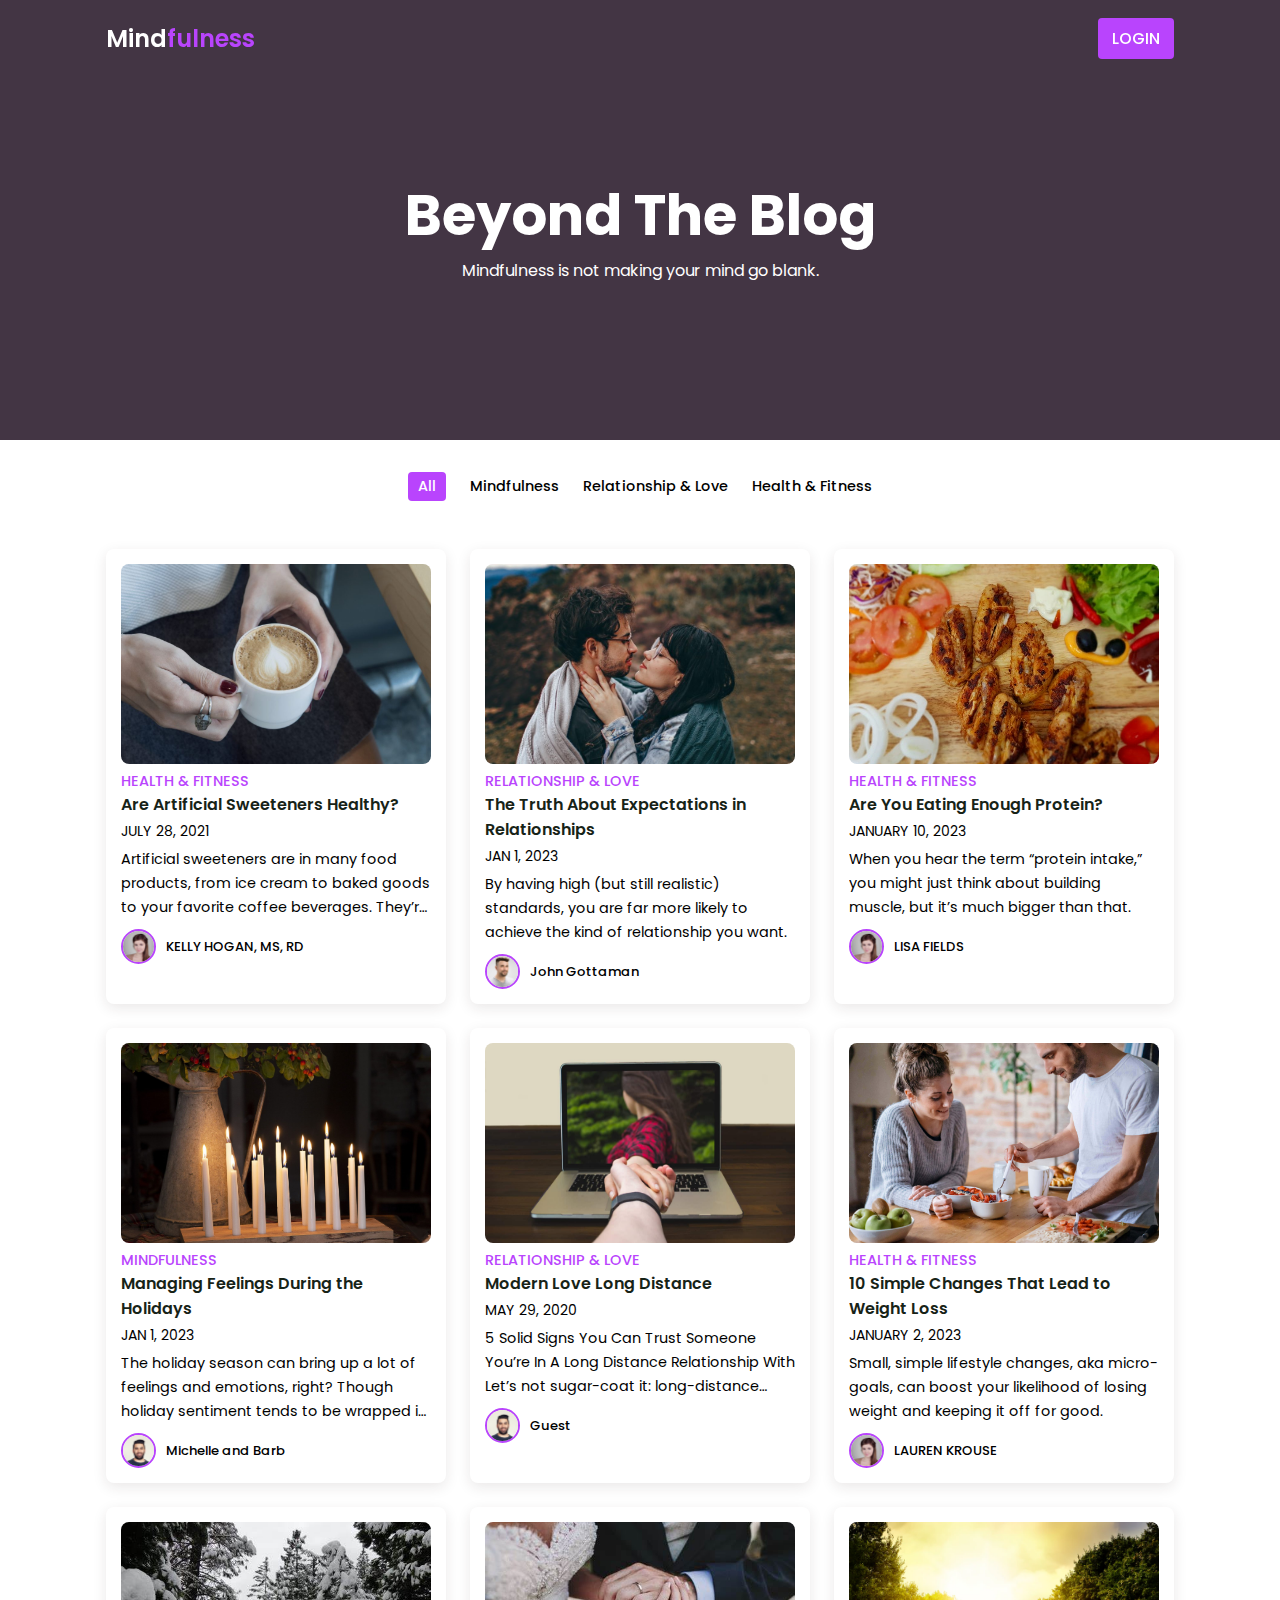
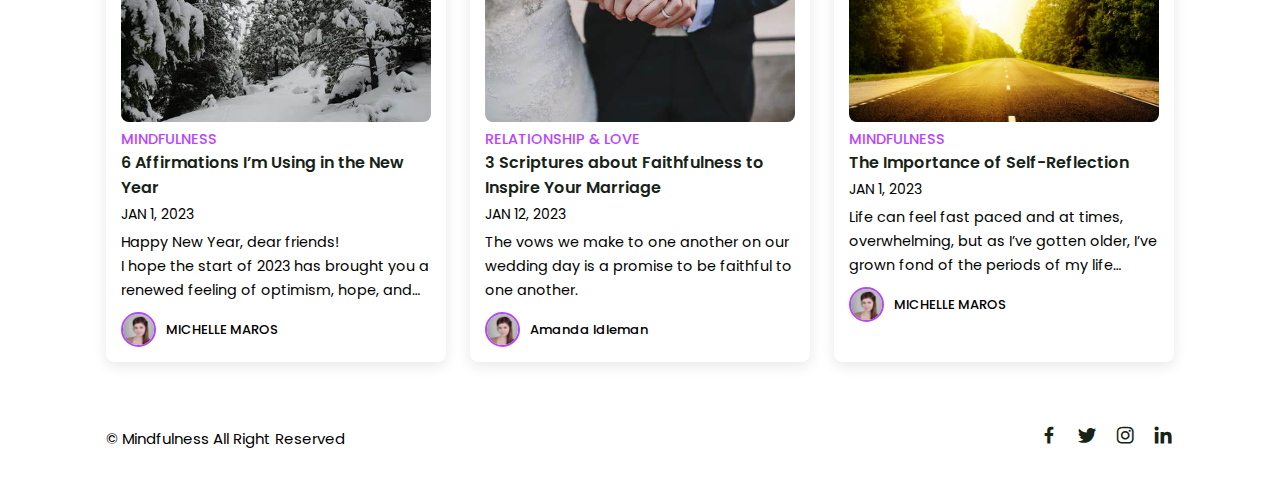
<file: index.html>
<!DOCTYPE html>
<html lang="en">
<head>
    <meta charset="UTF-8">
    <meta http-equiv="X-UA-Compatible" content="IE=edge">
    <meta name="viewport" content="width=device-width, initial-scale=1.0">
    <title>Responsive Blog Website</title>
    <!-- Link To CSS -->
    <link rel="stylesheet" href="css/style.css">
    <!-- Box Icons -->
    <link href='https://unpkg.com/boxicons@2.1.4/css/boxicons.min.css' rel='stylesheet'>
</head>
<body>
    <!-- Header -->
    <header>
        <!-- Nav -->
        <div class="nav container">
            <!-- Logo -->
            <a href="#" class="logo">Mind<span>fulness</span></a>
            <!-- Login Btn -->
            <!-- <button class="login" onclick="showModal()">Login</button> -->
            <a href="#" class="login">Login</a>
        </div>
    </header>

    <!-- login form  -->

    <div class="overlay" onclick="closeModal()"></div>
    <div class="loginform">
        <span class="close">&times;</span>
        <form action="">
            <!-- <div>
                <label for="">Username</label>
                <input type="text">
            </div>
            <div>
                <label for="">Password</label>
                <input type="password">
            </div> -->
            <!-- <button>Login</button> -->

            <div class="field input-field">
                <input type="email" placeholder="Email" class="input">
            </div>

            <div class="field input-field">
                <input type="password" placeholder="Password" class="password">
                <i class="bx bx-hide eye-icon"></i>
            </div>

            <div class="field button-field">
                <button>Login</button>
            </div>   
        </form>
    </div>


    <!-- Home -->
    <section class="home" id="home">
        <div class="home-text container">
            <h2 class="home-title">Beyond The Blog</h2>
            <span class="home-subtitle">Mindfulness is not making your mind go blank.</span>
        </div>
    </section>

    <!-- Post Filter -->
    <div class="post-filter container">
        <span class="filter-item active-filter" data-filter="all">All </span>
        <span class="filter-item" data-filter="mind">Mindfulness </span>
        <span class="filter-item" data-filter="rel">Relationship & Love</span>
        <span class="filter-item" data-filter="fit">Health & Fitness </span>
    </div>

    <!-- Posts -->
    <section class="post container">
        <!-- Post Box 1 -->
        <div class="post-box fit">
            <img src="img/post1.jpg" alt="" class="post-img">
            <h2 class="category">Health & Fitness</h2>
            <a href="post-page.html" class="post-title">
                Are Artificial Sweeteners Healthy?
            </a>
            <span class="post-date">JULY 28, 2021</span>
            <p class="post-description">Artificial sweeteners are in many food products, from ice cream to baked goods to your favorite coffee beverages. They’re popular because they provide an opportunity to enjoy sweet foods with less added sugar, and they do not contain calories. This may be useful to those with 
                diabetes and individuals trying to reduce their sugar intake.</p>

            <!-- Profile -->
            <div class="profile">
                <img src="img/profile1.jpg" alt="" class="profile-img">
                <span class="profile-name"> KELLY HOGAN, MS, RD</span>
            </div>
        </div>

        <!-- Post Box 2 -->
        <div class="post-box rel">
            <img src="img/post2.jpg" alt="" class="post-img">
            <h2 class="category">Relationship & Love</h2>
            <a href="post2.html" class="post-title">
                The Truth About Expectations in Relationships
            </a>
            <span class="post-date">JAN 1, 2023</span>
            <p class="post-description">By having high (but still realistic) standards, you are far more likely to achieve the kind of relationship you want.
            </p>

            <!-- Profile -->
            <div class="profile">
                <img src="img/profile2.jpg" alt="" class="profile-img">
                <span class="profile-name">John Gottaman</span>
            </div>
        </div>

        <!-- Post Box 3 -->
        <div class="post-box fit">
            <img src="img/post3.jpg" alt="" class="post-img">
            <h2 class="category">Health & Fitness</h2>
            <a href="post3.html" class="post-title">
                Are You Eating Enough Protein?
            </a>
            <span class="post-date">JANUARY 10, 2023</span>
            <p class="post-description">When you hear the term “protein intake,” 
                you might just think about building muscle, but it’s much bigger than that.</p>

            <!-- Profile -->
            <div class="profile">
                <img src="img/profile1.jpg" alt="" class="profile-img">
                <span class="profile-name"> LISA FIELDS </span>
            </div>
        </div>

        <!-- Post Box 4 -->
        <div class="post-box mind">
            <img src="img/post4.jpg" alt="" class="post-img">
            <h2 class="category">Mindfulness</h2>
            <a href="post4.html" class="post-title">
                Managing Feelings During the Holidays
            </a>
            <span class="post-date">JAN 1, 2023</span>
            <p class="post-description">The holiday season can bring up a lot of feelings and emotions, right?  Though holiday sentiment tends to be wrapped in merriment and cheer, it can often leave us feeling isolated, sad, and even resentful.</p>
            <!-- Profile -->
            <div class="profile">
                <img src="img/profile3.jpg" alt="" class="profile-img">
                <span class="profile-name">Michelle and Barb</span>
            </div>
        </div>

        <!-- Post Box 5 -->
        <div class="post-box rel">
            <img src="img/post5.jpeg" alt="" class="post-img">
            <h2 class="category">Relationship & Love</h2>
            <a href="post5.html" class="post-title">
                Modern Love Long Distance
            </a>
            <span class="post-date">MAY 29, 2020</span>
            <p class="post-description">5 Solid Signs You Can Trust Someone You’re In A Long Distance Relationship With <br>
                 Let’s not sugar-coat it: long-distance relationships suck. </p>

            <!-- Profile -->
            <div class="profile">
                <img src="img/profile3.jpg" alt="" class="profile-img">
                <span class="profile-name">Guest</span>
            </div>
        </div>

        <!-- Post Box 6 -->
        <div class="post-box fit">
            <img src="img/post6.jpg" alt="" class="post-img">
            <h2 class="category">Health & Fitness</h2>
            <a href="post6.html" class="post-title">
                10 Simple Changes That Lead to Weight Loss
            </a>
            <span class="post-date">JANUARY 2, 2023 </span>
            <p class="post-description">Small, simple lifestyle changes, aka micro-goals, can boost your likelihood of losing weight and keeping it off for good.</p>

            <!-- Profile -->
            <div class="profile">
                <img src="img/profile1.jpg" alt="" class="profile-img">
                <span class="profile-name"> LAUREN KROUSE</span>
            </div>
        </div>

        <!-- Post Box 7 -->
        <div class="post-box mind">
            <img src="img/post7.jpeg" alt="" class="post-img">
            <h2 class="category">Mindfulness</h2>
            <a href="post7.html" class="post-title">
                6 Affirmations I’m Using in the New Year
            </a>
            <span class="post-date">JAN 1, 2023</span>
            <p class="post-description">Happy New Year, dear friends!
                <br>
                I hope the start of 2023 has brought you a renewed feeling of optimism, hope, and peace.</p>

            <!-- Profile -->
            <div class="profile">
                <img src="img/profile1.jpg" alt="" class="profile-img">
                <span class="profile-name">MICHELLE MAROS</span>
            </div>
        </div>

        <!-- Post Box 8 -->
        <div class="post-box rel">
            <img src="img/post8.jpeg" alt="" class="post-img">
            <h2 class="category">Relationship & Love</h2>
            <a href="post8.html" class="post-title">
                3 Scriptures about Faithfulness to Inspire Your Marriage
            </a>
            <span class="post-date">Jan 12, 2023</span>
            <p class="post-description">The vows we make to one another on our wedding day is a promise to be faithful to one another.</p>

            <!-- Profile -->
            <div class="profile">
                <img src="img/profile1.jpg" alt="" class="profile-img">
                <span class="profile-name">Amanda Idleman</span>
            </div>
        </div>

        <!-- Post Box 9 -->
        <div class="post-box mind">
            <img src="img/post9.webp" alt="" class="post-img">
            <h2 class="category">Mindfulness</h2>
            <a href="post9.html" class="post-title">
                The Importance of Self-Reflection
            </a>
            <span class="post-date">JAN 1, 2023</span>
            <p class="post-description">Life can feel fast paced and at times, overwhelming, but as I’ve gotten older, I’ve grown fond of the periods of my life where I can pause, reflect, and recenter myself.</p>

            <!-- Profile -->
            <div class="profile">
                <img src="img/profile1.jpg" alt="" class="profile-img">
                <span class="profile-name">MICHELLE MAROS</span>
            </div>
        </div>
    </section>

    <!-- Footer -->
    <div class="footer container">
        <p>&#169; Mindfulness All Right Reserved</p>
        <div class="social">
            <a href="#"><i class='bx bxl-facebook'></i></a>
            <a href="#"><i class='bx bxl-twitter'></i></a>
            <a href="#"><i class='bx bxl-instagram'></i></a>
            <a href="#"><i class='bx bxl-linkedin'></i></a>
        </div>
    </div>
    
    <!-- Jquery link -->
    <script
    src="https://code.jquery.com/jquery-3.6.3.js"
    integrity="sha256-nQLuAZGRRcILA+6dMBOvcRh5Pe310sBpanc6+QBmyVM="
    crossorigin="anonymous"></script>
    <!-- Link To JS -->
    <script src="js/main.js"></script>
</body>
</html>
</file>
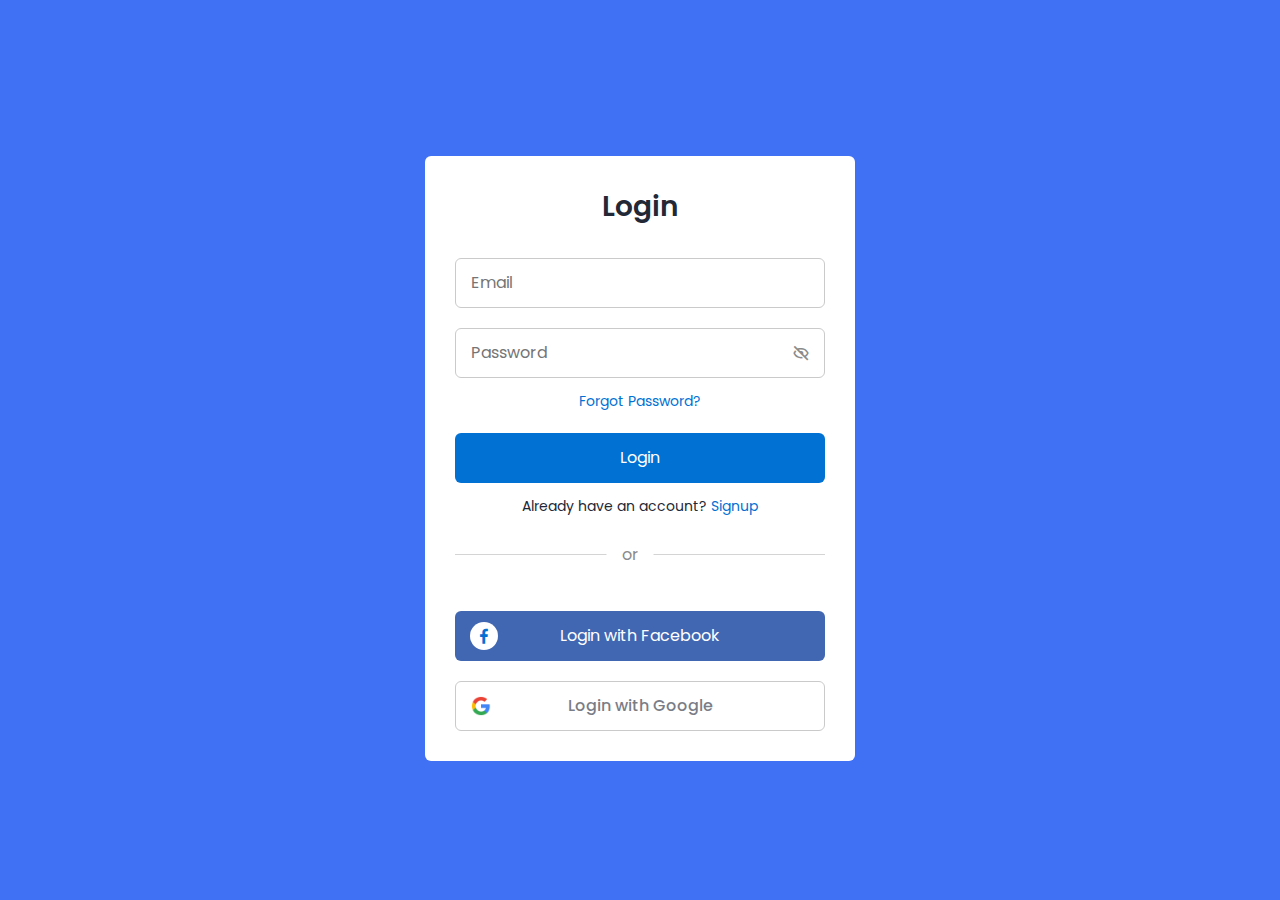
<file: login.html>
<!DOCTYPE html>
<html lang="en">
<head>
    <meta charset="UTF-8">
    <meta http-equiv="X-UA-Compatible" content="IE=edge">
    <meta name="viewport" content="width=device-width, initial-scale=1.0">
    <title>Login</title>
    <!-- Link To CSS -->
    <link rel="stylesheet" href="css/style.css">
    <!-- Box Icons -->
    <link href='https://unpkg.com/boxicons@2.1.4/css/boxicons.min.css' rel='stylesheet'>
</head>
<body>
   

    <section class="container2 forms">
        <div class="form login1">
            <div class="form-content">
                <h4>Login</h4>

                <form action="#">
                    <div class="field input-field">
                        <input type="email" placeholder="Email" class="input">
                    </div>

                    <div class="field input-field">
                        <input type="password" placeholder="Password" class="password">
                        <i class="bx bx-hide eye-icon"></i>
                    </div>

                    <div class="form-link">
                        <a href="#" class="forgot-pass">Forgot Password?</a>
                    </div>

                    <div class="field button-field">
                        <button>Login</button>
                    </div>
                </form>

                <div class="form-link">
                    <span>Already have an account? <a href="#" class="link signup-link">Signup</a</span>
                </div>
            </div>

            <div class="line"></div>

            <div class="media-options">
                <a href="#" class="field facebook">
                    <i class="bx bxl-facebook facebook-icon"></i>
                    <span>Login with Facebook</span>
                </a>
            </div>

            <div class="media-options">
                <a href="#" class="field google">
                    <img src="img/google.webp" alt="" class="google-img">
                    <span>Login with Google</span>
                </a>
            </div>
        </div>

        <!-- signup form -->

        <div class="form signup">
            <div class="form-content">
                <h4>Signup</h4>

                <form action="#">
                    <div class="field input-field">
                        <input type="email" placeholder="Email" class="input">
                    </div>

                    <div class="field input-field">
                        <input type="password" placeholder="New Password" class="password">
                    </div>

                    <div class="field input-field">
                        <input type="password" placeholder="Confirm Password" class="password">
                        <i class="bx bx-hide eye-icon"></i>
                    </div>

                    <div class="field button-field">
                        <button>Signup</button>
                    </div>
                </form>

                <div class="form-link">
                    <span>Already have an account? <a href="#" class="link login-link">Login</a</span>
                </div>
            </div>

            <div class="line"></div>

            <div class="media-options">
                <a href="#" class="field facebook">
                    <i class="bx bxl-facebook facebook-icon"></i>
                    <span>Login with Facebook</span>
                </a>
            </div>

            <div class="media-options">
                <a href="#" class="field google">
                    <img src="img/google.webp" alt="" class="google-img">
                    <span>Login with Google</span>
                </a>
            </div>
        </div>
    </section>
    



    
    
    
    <!-- Jquery link -->
    <script
    src="https://code.jquery.com/jquery-3.6.3.js"
    integrity="sha256-nQLuAZGRRcILA+6dMBOvcRh5Pe310sBpanc6+QBmyVM="
    crossorigin="anonymous"></script>
    <!-- Link To JS -->
    <script src="js/main.js"></script>
</body>
</html>
</file>
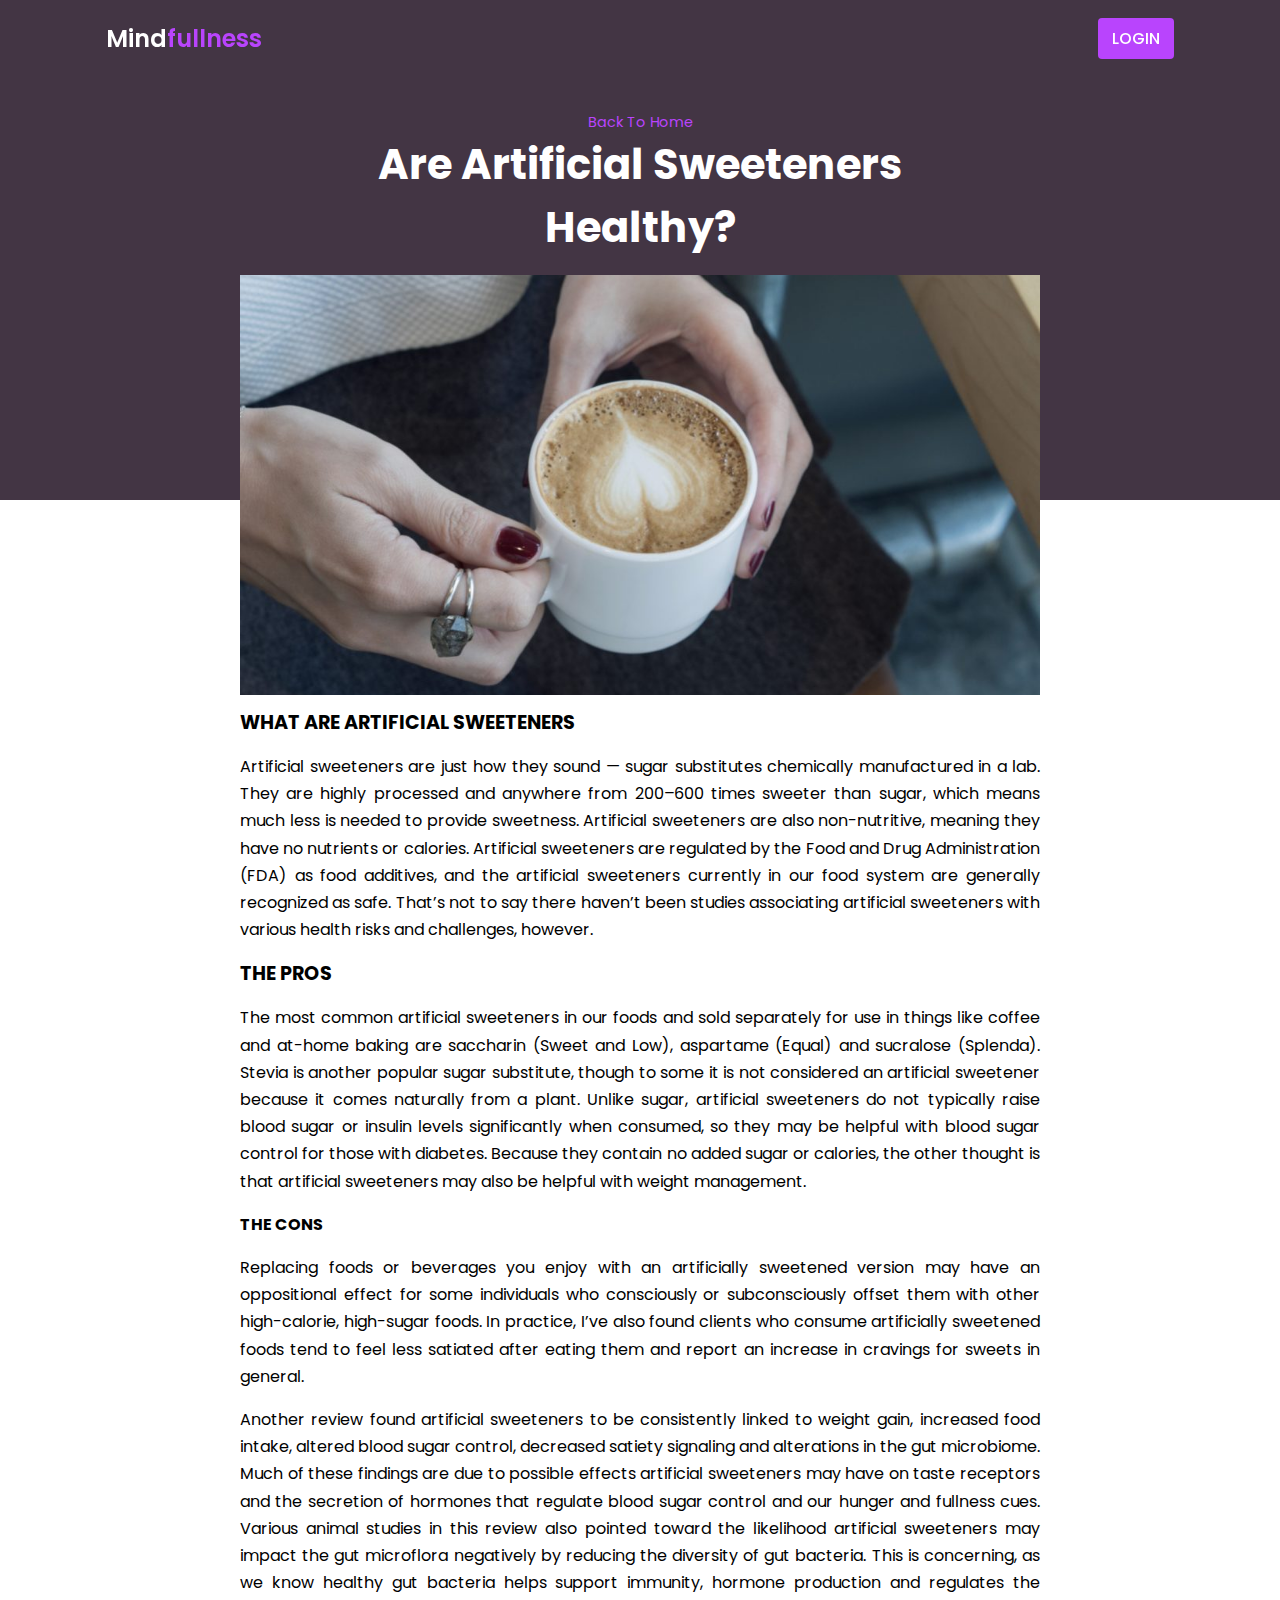
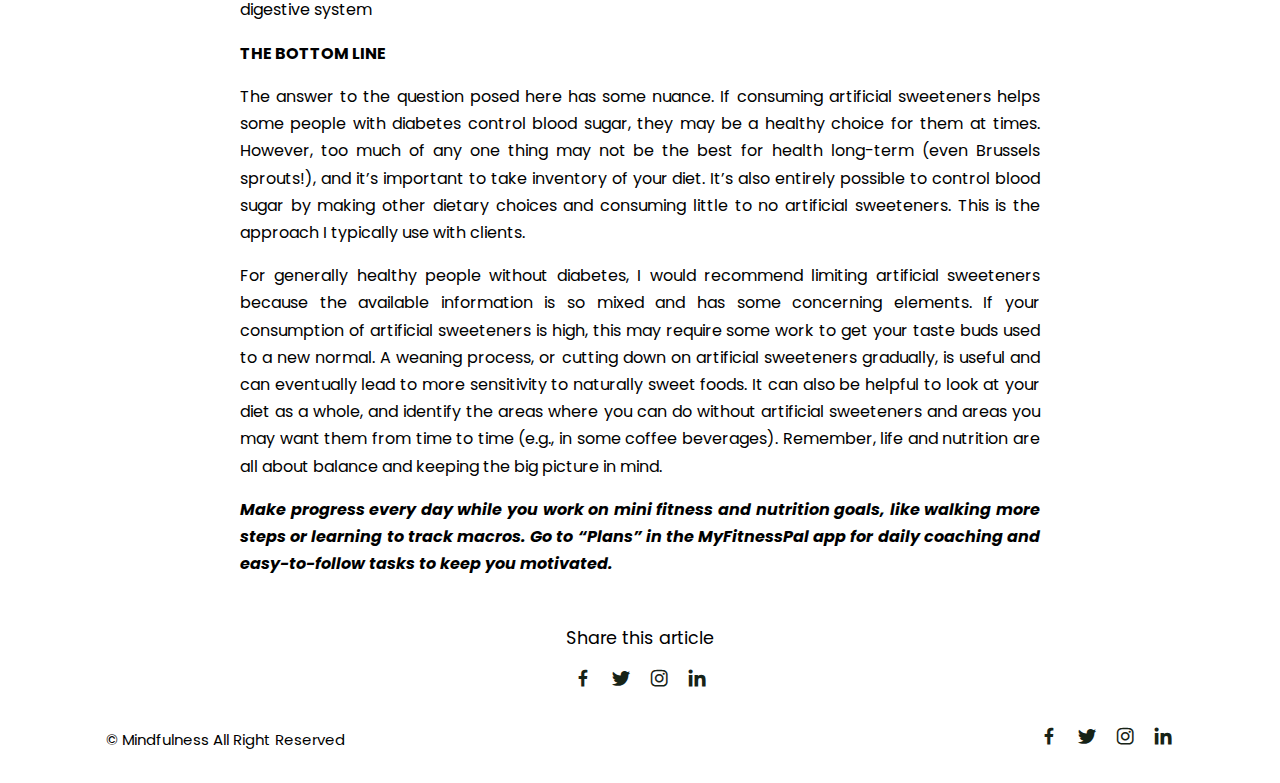
<file: post-page.html>
<!DOCTYPE html>
<html lang="en">
<head>
    <meta charset="UTF-8">
    <meta http-equiv="X-UA-Compatible" content="IE=edge">
    <meta name="viewport" content="width=device-width, initial-scale=1.0">
    <title>Post Page 1</title>
    <!-- Link To CSS -->
    <link rel="stylesheet" href="css/style.css">
    <!-- Box Icons -->
    <link href='https://unpkg.com/boxicons@2.1.4/css/boxicons.min.css' rel='stylesheet'>
</head>
<body>
    <!-- Header -->
    <header>
        <!-- Nav -->
        <div class="nav container">
            <!-- Logo -->
            <a href="index.html" class="logo">Mind<span>fullness</span></a>
            <!-- Login Btn -->
            <a href="#" class="login">Login</a>
        </div>
    </header>

    <!-- Post Content -->
    <section class="post-header">
        <div class="header-content post-container">
            <!-- Back to home -->
            <a href="index.html" class="back-home">Back To Home</a>
            <!-- Title -->
            <h1 class="header-title">Are Artificial Sweeteners Healthy?</h1>
            <!-- Post Image -->
            <img src="img/post1.jpg" alt="" class="header-img">
        </div>
    </section>
    

    <!-- Posts -->
    <section class="post-content post-container">
        <h2 class="sub-heading">WHAT ARE ARTIFICIAL SWEETENERS</h2>
        <p class="post-text">Artificial sweeteners are just how they sound — sugar substitutes chemically manufactured in a lab. They are highly processed and anywhere from 200–600 times sweeter than sugar, which means much less is needed to provide sweetness. Artificial sweeteners are also non-nutritive, meaning they have no nutrients or calories. Artificial sweeteners are regulated by the Food and Drug Administration (FDA) as food additives, and the artificial sweeteners currently in our food system are generally recognized as safe. That’s not to say there haven’t 
            been studies associating artificial sweeteners with various health risks and challenges, however.</p>
        <h2 class="sub-heading">THE PROS</h2>
        <p class="post-text">The most common artificial sweeteners in our foods and sold separately for use in things like coffee and at-home baking are saccharin (Sweet and Low), aspartame (Equal) and sucralose (Splenda). Stevia is another popular sugar substitute, though to some it is not considered an artificial sweetener because it comes naturally from a plant. Unlike sugar, artificial sweeteners do not typically raise blood sugar or insulin levels significantly when consumed, so they may be helpful with blood sugar control for those with diabetes. Because they contain no added sugar or calories,
             the other thought is that artificial sweeteners may also be helpful with weight management.</p>
        <h2 class="post-text">THE CONS</h2>
        <p class="post-text">Replacing foods or beverages you enjoy with an artificially sweetened version may have an oppositional effect for some individuals who consciously or subconsciously offset them with other high-calorie, high-sugar foods. In practice, I’ve also found clients who consume artificially sweetened foods tend to feel less satiated after eating them and report an increase in cravings for sweets in general.</p>
        <p class="post-text">Another review found artificial sweeteners to be consistently linked to weight gain, increased food intake, altered blood sugar control, decreased satiety signaling and alterations in the gut microbiome. Much of these findings are due to possible effects artificial sweeteners may have on taste receptors and the secretion of hormones that regulate blood sugar control and our hunger and fullness cues. Various animal studies in this review also pointed toward the likelihood artificial sweeteners may impact the gut microflora negatively by reducing the diversity of gut bacteria. This is concerning, as we know healthy gut bacteria helps support immunity, hormone production and regulates the digestive system</p>  
        <h2 class="post-text">THE BOTTOM LINE</h2>
        <p class="post-text">The answer to the question posed here has some nuance. If consuming artificial sweeteners helps some people with diabetes control blood sugar, they may be a healthy choice for them at times. However, too much of any one thing may not be the best for health long-term (even Brussels sprouts!), and it’s important to take inventory of your diet. It’s also entirely possible to control blood sugar by making other dietary choices and consuming little to no artificial sweeteners. This is the approach I typically use with clients.</p>
        <p class="post-text">For generally healthy people without diabetes, I would recommend limiting artificial sweeteners because the available information is so mixed and has some concerning elements. If your consumption of artificial sweeteners is high, this may require some work to get your taste buds used to a new normal. A weaning process, or cutting down on artificial sweeteners gradually, is useful and can eventually lead to more sensitivity to naturally sweet foods. It can also be helpful to look at your diet as a whole, and identify the areas where you can do without artificial sweeteners and areas you may want them from time to time (e.g., in some coffee beverages). Remember, life and nutrition are all about balance and keeping the big picture in mind.</p>
        <p class="post-text"><b><i>Make progress every day while you work on mini fitness and nutrition goals, like walking more steps or learning to track macros. Go to “Plans” in the MyFitnessPal app for daily coaching and easy-to-follow tasks to keep you motivated.</i></b></p>
    </section>   
     
    <!-- Share -->
    <div class="share post-container">
        <span class="share-title">Share this article</span>
        <div class="social">
            <a href="#"><i class='bx bxl-facebook'></i></a>
            <a href="#"><i class='bx bxl-twitter'></i></a>
            <a href="#"><i class='bx bxl-instagram'></i></a>
            <a href="#"><i class='bx bxl-linkedin'></i></a>
        </div>
    </div>

    <!-- Footer -->
    <div class="footer container">
        <p>&#169; Mindfulness All Right Reserved</p>
        <div class="social">
            <a href="#"><i class='bx bxl-facebook'></i></a>
            <a href="#"><i class='bx bxl-twitter'></i></a>
            <a href="#"><i class='bx bxl-instagram'></i></a>
            <a href="#"><i class='bx bxl-linkedin'></i></a>
        </div>
    </div>
    
    <!-- Jquery link -->
    <script
    src="https://code.jquery.com/jquery-3.6.3.js"
    integrity="sha256-nQLuAZGRRcILA+6dMBOvcRh5Pe310sBpanc6+QBmyVM="
    crossorigin="anonymous"></script>
    <!-- Link To JS -->
    <script src="js/main.js"></script>
</body>
</html>
</file>
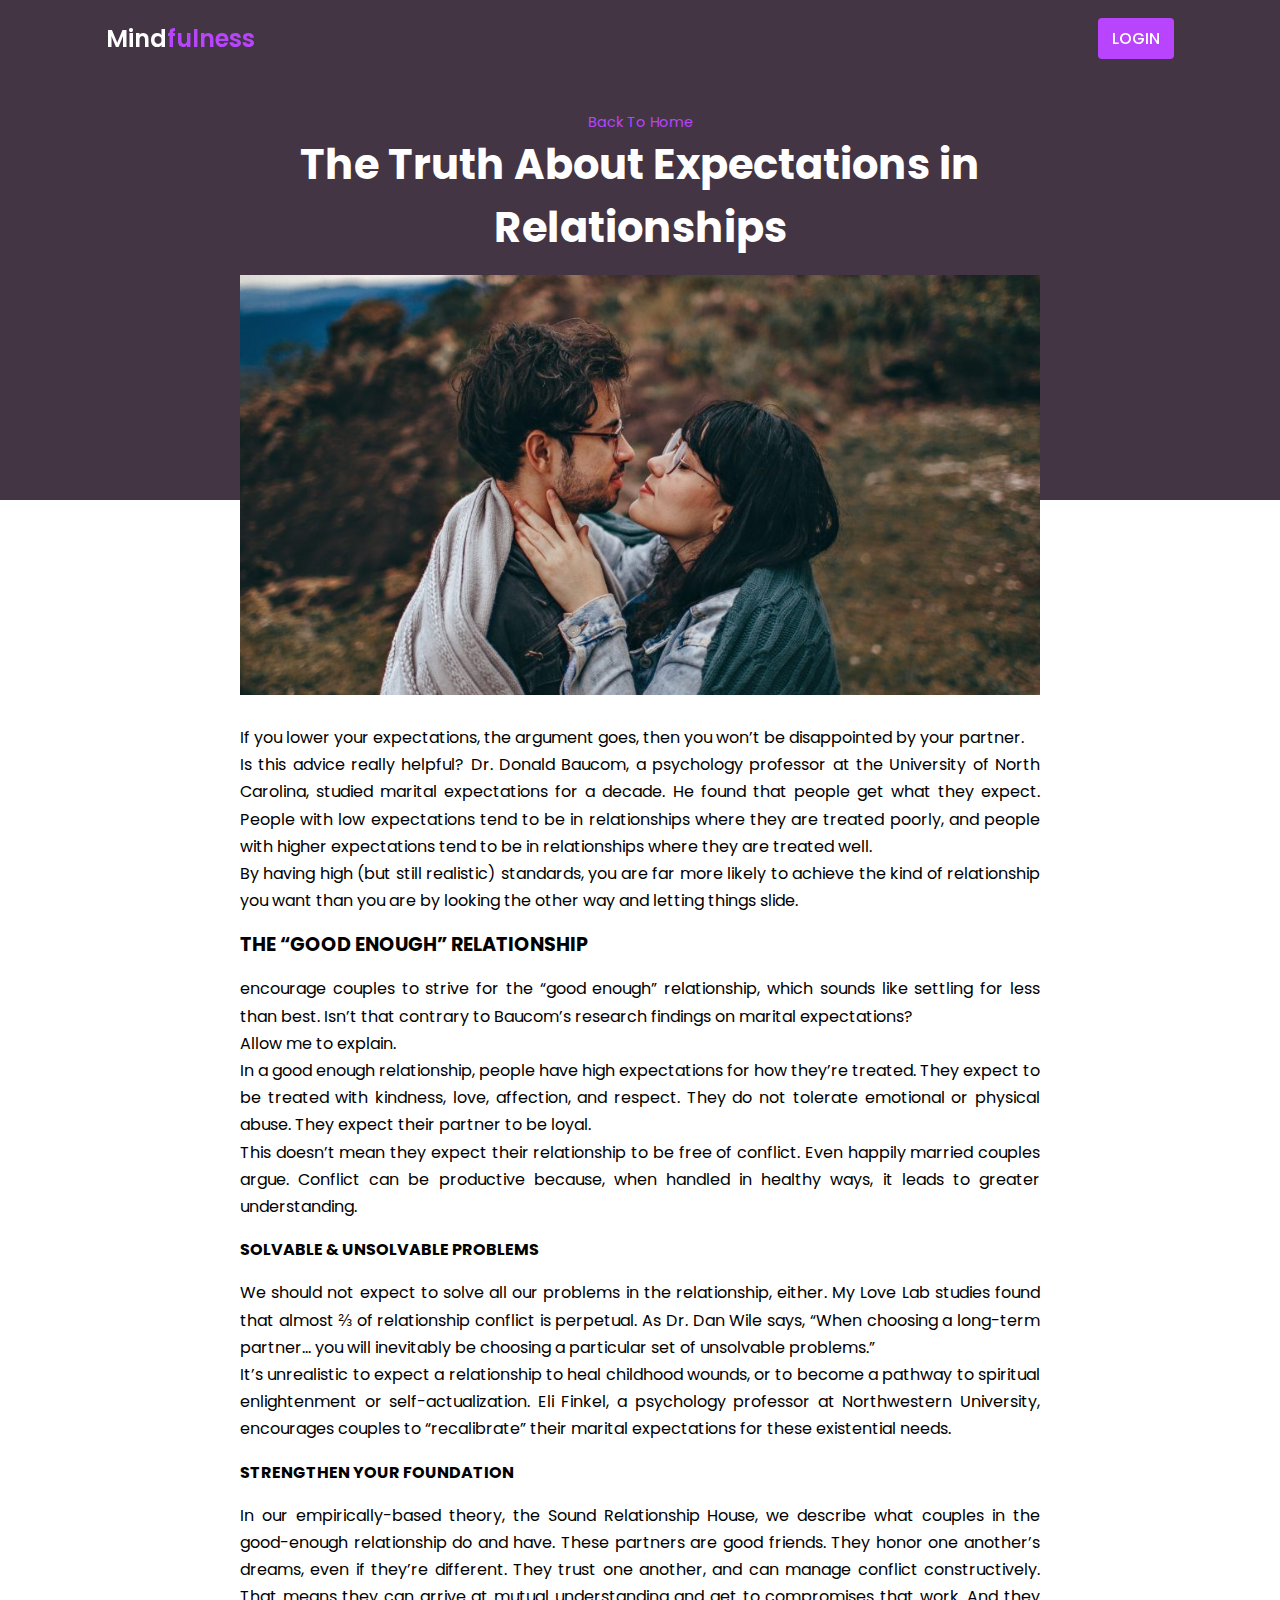
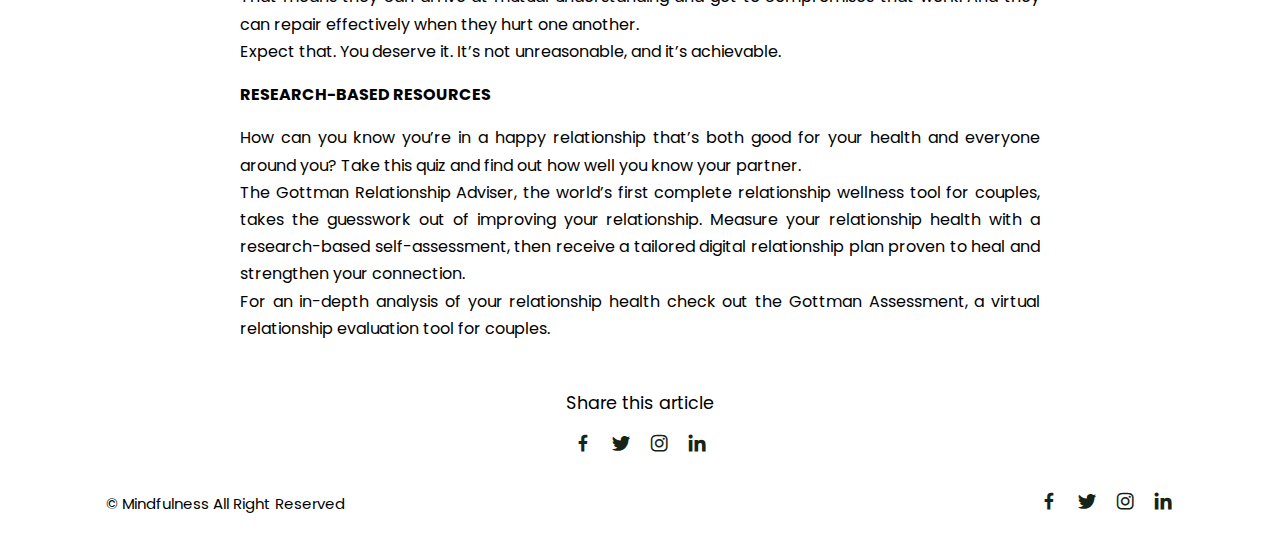
<file: post2.html>
<!DOCTYPE html>
<html lang="en">
<head>
    <meta charset="UTF-8">
    <meta http-equiv="X-UA-Compatible" content="IE=edge">
    <meta name="viewport" content="width=device-width, initial-scale=1.0">
    <title>Post 2</title>
    <!-- Link To CSS -->
    <link rel="stylesheet" href="css/style.css">
    <!-- Box Icons -->
    <link href='https://unpkg.com/boxicons@2.1.4/css/boxicons.min.css' rel='stylesheet'>
</head>
<body>
    <!-- Header -->
    <header>
        <!-- Nav -->
        <div class="nav container">
            <!-- Logo -->
            <a href="index.html" class="logo">Mind<span>fulness</span></a>
            <!-- Login Btn -->
            <a href="#" class="login">Login</a>
        </div>
    </header>

    <!-- Post Content -->
    <section class="post-header">
        <div class="header-content post-container">
            <!-- Back to home -->
            <a href="index.html" class="back-home">Back To Home</a>
            <!-- Title -->
            <h1 class="header-title">The Truth About Expectations in Relationships</h1>
            <!-- Post Image -->
            <img src="img/post2.jpg" alt="" class="header-img">
        </div>
    </section>
    

    <!-- Posts -->
    <section class="post-content post-container">
        <p class="post-text">If you lower your expectations, the argument goes, then you won’t be disappointed by your partner.<br>
            Is this advice really helpful? Dr. Donald Baucom, a psychology professor at the University of North Carolina, studied marital expectations for a decade. He found that people get what they expect. People with low expectations tend to be in relationships where they are treated poorly, and people with higher expectations tend to be in relationships where they are treated well.<br>
            By having high (but still realistic) standards, you are far more likely to achieve the kind of relationship you want than you are by looking the other way and letting things slide.</p>
        <h2 class="sub-heading">THE “GOOD ENOUGH” RELATIONSHIP</h2>
        <p class="post-text"> encourage couples to strive for the “good enough” relationship, which sounds like settling for less than best. Isn’t that contrary to Baucom’s research findings on marital expectations?
            <br>
            Allow me to explain.
            <br>
            In a good enough relationship, people have high expectations for how they’re treated. They expect to be treated with kindness, love, affection, and respect. They do not tolerate emotional or physical abuse. They expect their partner to be loyal.
            <br>
            This doesn’t mean they expect their relationship to be free of conflict. Even happily married couples argue. Conflict can be productive because, when handled in healthy ways, it leads to greater understanding.</p>
        <h2 class="post-text">SOLVABLE & UNSOLVABLE PROBLEMS </h2>
        <p class="post-text">We should not expect to solve all our problems in the relationship, either. My Love Lab studies found that almost ⅔ of relationship conflict is perpetual. As Dr. Dan Wile says, “When choosing a long-term partner… you will inevitably be choosing a particular set of unsolvable problems.”
            <br>
            It’s unrealistic to expect a relationship to heal childhood wounds, or to become a pathway to spiritual enlightenment or self-actualization. Eli Finkel, a psychology professor at Northwestern University, encourages couples to “recalibrate” their marital expectations for these existential needs.</p>  
        <h2 class="post-text">STRENGTHEN YOUR FOUNDATION</h2>
        <p class="post-text">In our empirically-based theory, the Sound Relationship House, we describe what couples in the good-enough relationship do and have. These partners are good friends. They honor one another’s dreams, even if they’re different. They trust one another, and can manage conflict constructively. That means they can arrive at mutual understanding and get to compromises that work. And they can repair effectively when they hurt one another.
            <br>
            Expect that. You deserve it. It’s not unreasonable, and it’s achievable.</p>
        <h2 class="post-text">RESEARCH-BASED RESOURCES</h2>
        <p class="post-text">How can you know you’re in a happy relationship that’s both good for your health and everyone around you? Take this quiz and find out how well you know your partner.
            <br>
            The Gottman Relationship Adviser, the world’s first complete relationship wellness tool for couples, takes the guesswork out of improving your relationship. Measure your relationship health with a research-based self-assessment, then receive a tailored digital relationship plan proven to heal and strengthen your connection.
            <br>
            For an in-depth analysis of your relationship health check out the Gottman Assessment, a virtual relationship evaluation tool for couples.</p>
    </section>   
     
    <!-- Share -->
    <div class="share post-container">
        <span class="share-title">Share this article</span>
        <div class="social">
            <a href="#"><i class='bx bxl-facebook'></i></a>
            <a href="#"><i class='bx bxl-twitter'></i></a>
            <a href="#"><i class='bx bxl-instagram'></i></a>
            <a href="#"><i class='bx bxl-linkedin'></i></a>
        </div>
    </div>

    <!-- Footer -->
    <div class="footer container">
        <p>&#169; Mindfulness All Right Reserved</p>
        <div class="social">
            <a href="#"><i class='bx bxl-facebook'></i></a>
            <a href="#"><i class='bx bxl-twitter'></i></a>
            <a href="#"><i class='bx bxl-instagram'></i></a>
            <a href="#"><i class='bx bxl-linkedin'></i></a>
        </div>
    </div>
    
    <!-- Jquery link -->
    <script
    src="https://code.jquery.com/jquery-3.6.3.js"
    integrity="sha256-nQLuAZGRRcILA+6dMBOvcRh5Pe310sBpanc6+QBmyVM="
    crossorigin="anonymous"></script>
    <!-- Link To JS -->
    <script src="js/main.js"></script>
</body>
</html>
</file>
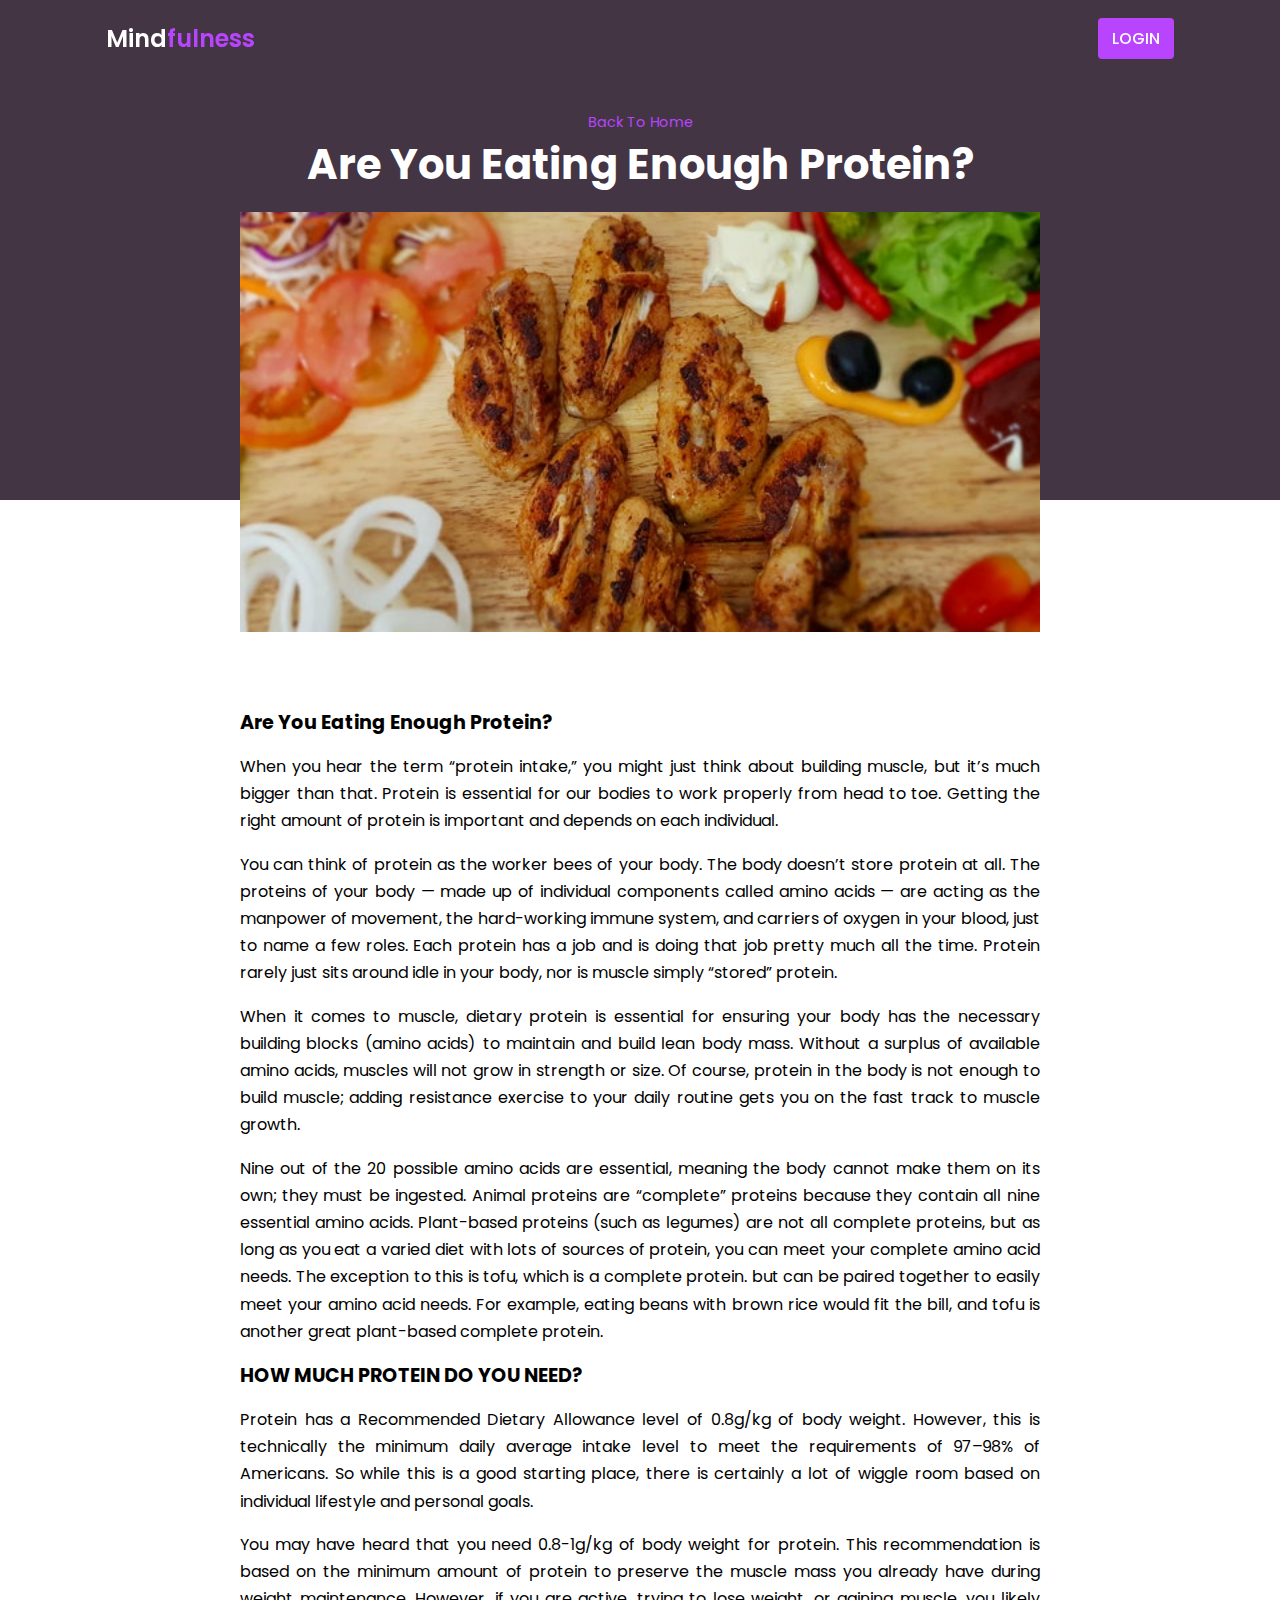
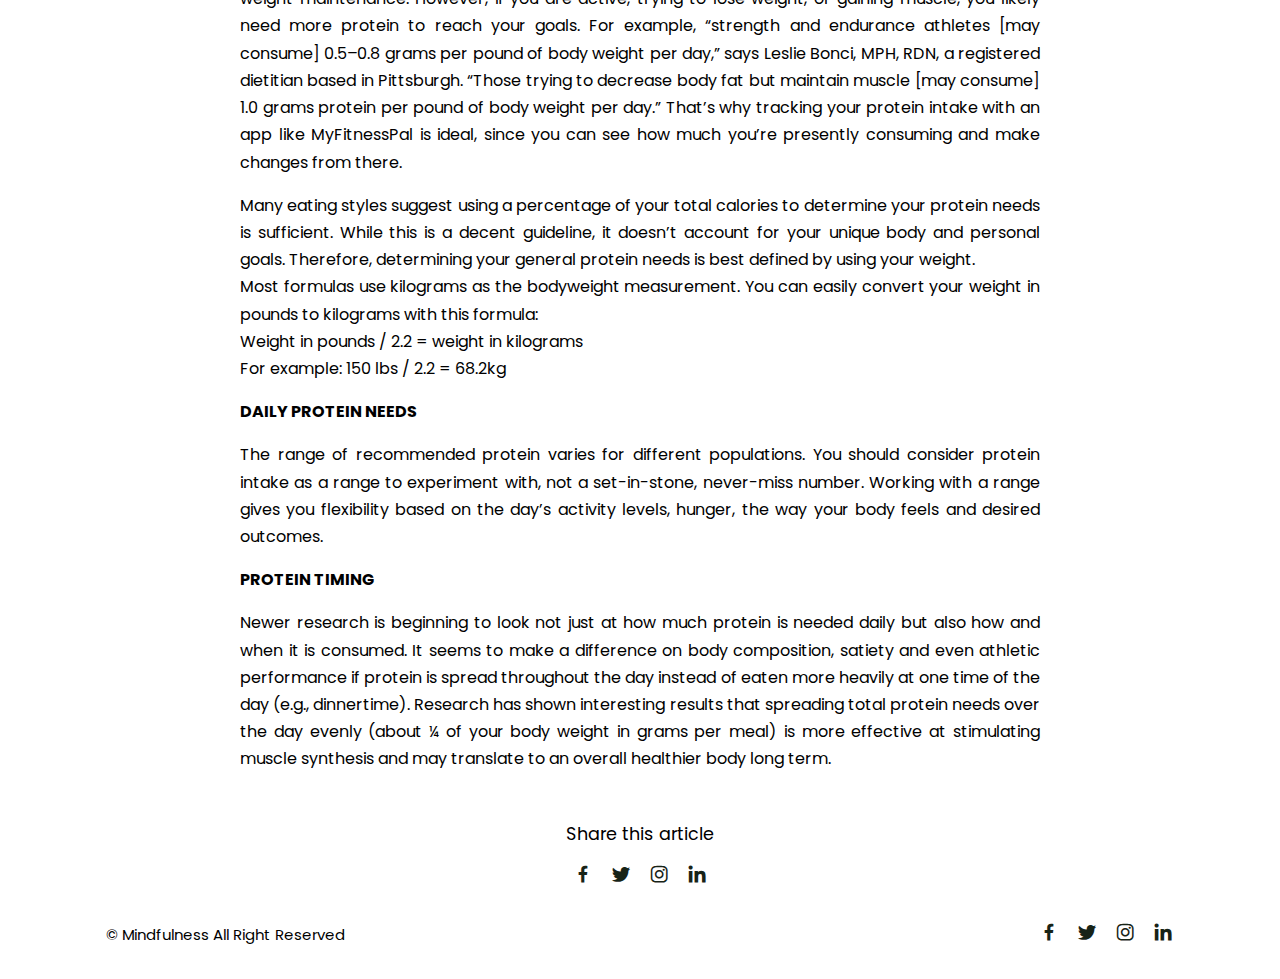
<file: post3.html>
<!DOCTYPE html>
<html lang="en">
<head>
    <meta charset="UTF-8">
    <meta http-equiv="X-UA-Compatible" content="IE=edge">
    <meta name="viewport" content="width=device-width, initial-scale=1.0">
    <title>Post 3</title>
    <!-- Link To CSS -->
    <link rel="stylesheet" href="css/style.css">
    <!-- Box Icons -->
    <link href='https://unpkg.com/boxicons@2.1.4/css/boxicons.min.css' rel='stylesheet'>
</head>
<body>
    <!-- Header -->
    <header>
        <!-- Nav -->
        <div class="nav container">
            <!-- Logo -->
            <a href="index.html" class="logo">Mind<span>fulness</span></a>
            <!-- Login Btn -->
            <a href="#" class="login">Login</a>
        </div>
    </header>

    <!-- Post Content -->
    <section class="post-header">
        <div class="header-content post-container">
            <!-- Back to home -->
            <a href="index.html" class="back-home">Back To Home</a>
            <!-- Title -->
            <h1 class="header-title">Are You Eating Enough Protein?</h1>
            <!-- Post Image -->
            <img src="img/post3.jpg" alt="" class="header-img">
        </div>
    </section>
    

    <!-- Posts -->
    <section class="post-content post-container">
        <h2 class="sub-heading">Are You Eating Enough Protein?</h2>
        <p class="post-text">When you hear the term “protein intake,” you might just think about building muscle, but it’s much bigger than that. Protein is essential for our bodies to work properly from head to toe. Getting the right amount of protein is important and depends on each individual.</p>
        <p class="post-text">You can think of protein as the worker bees of your body. The body doesn’t store protein at all. The proteins of your body — made up of individual components called amino acids — are acting as the manpower of movement, the hard-working immune system, and carriers of oxygen in your blood, just to name a few roles. Each protein has a job and is doing that job pretty much all the time. Protein rarely just sits around idle in your body, nor is muscle simply “stored” protein.</p>
        <p class="post-text">When it comes to muscle, dietary protein is essential for ensuring your body has the necessary building blocks (amino acids) to maintain and build lean body mass. Without a surplus of available amino acids, muscles will not grow in strength or size. Of course, protein in the body is not enough to build muscle; adding resistance exercise to your daily routine gets you on the fast track to muscle growth.</p>
        <p class="post-text">Nine out of the 20 possible amino acids are essential, meaning the body cannot make them on its own; they must be ingested. Animal proteins are “complete” proteins because they contain all nine essential amino acids. Plant-based proteins (such as legumes) are not all complete proteins, but as long as you eat a varied diet with lots of sources of protein, you can meet your complete amino acid needs. The exception to this is tofu, which is a complete protein. but can be paired together to easily meet your amino acid needs. For example, eating beans with brown rice would fit the bill, and tofu is another great plant-based complete protein.</p>
        <h2 class="sub-heading">HOW MUCH PROTEIN DO YOU NEED?</h2>
        <p class="post-text">Protein has a Recommended Dietary Allowance level of 0.8g/kg of body weight. However, this is technically the minimum daily average intake level to meet the requirements of 97–98% of Americans. So while this is a good starting place, there is certainly a lot of wiggle room based on individual lifestyle and personal goals.</p>
        <p class="post-text">You may have heard that you need 0.8-1g/kg of body weight for protein. This recommendation is based on the minimum amount of protein to preserve the muscle mass you already have during weight maintenance. However, if you are active, trying to lose weight, or gaining muscle, you likely need more protein to reach your goals. For example, “strength and endurance athletes [may consume] 0.5–0.8 grams per pound of body weight per day,” says Leslie Bonci, MPH, RDN, a registered dietitian based in Pittsburgh. “Those trying to decrease body fat but maintain muscle [may consume] 1.0 grams protein per pound of body weight per day.” That’s why tracking your protein intake with an app like MyFitnessPal is ideal, since you can see how much you’re presently consuming and make changes from there.</p>
        <p class="post-text">Many eating styles suggest using a percentage of your total calories to determine your protein needs is sufficient. While this is a decent guideline, it doesn’t account for your unique body and personal goals. Therefore, determining your general protein needs is best defined by using your weight.
        <br> Most formulas use kilograms as the bodyweight measurement. You can easily convert your weight in pounds to kilograms with this formula:
        <br> Weight in pounds / 2.2 = weight in kilograms <br>
        For example: 150 lbs / 2.2 = 68.2kg</p>  
        <h2 class="post-text">DAILY PROTEIN NEEDS</h2>
        <p class="post-text">The range of recommended protein varies for different populations. You should consider protein intake as a range to experiment with, not a set-in-stone, never-miss number. Working with a range gives you flexibility based on the day’s activity levels, hunger, the way your body feels and desired outcomes.</p>
        <h2 class="post-text">PROTEIN TIMING</h2>
        <p class="post-text">Newer research is beginning to look not just at how much protein is needed daily but also how and when it is consumed. It seems to make a difference on body composition, satiety and even athletic performance if protein is spread throughout the day instead of eaten more heavily at one time of the day (e.g., dinnertime). Research has shown interesting results that spreading total protein needs over the day evenly (about ¼ of your body weight in grams per meal) is more effective at stimulating muscle synthesis and may translate to an overall healthier body long term.</p>
    </section>   
     
    <!-- Share -->
    <div class="share post-container">
        <span class="share-title">Share this article</span>
        <div class="social">
            <a href="#"><i class='bx bxl-facebook'></i></a>
            <a href="#"><i class='bx bxl-twitter'></i></a>
            <a href="#"><i class='bx bxl-instagram'></i></a>
            <a href="#"><i class='bx bxl-linkedin'></i></a>
        </div>
    </div>

    <!-- Footer -->
    <div class="footer container">
        <p>&#169; Mindfulness All Right Reserved</p>
        <div class="social">
            <a href="#"><i class='bx bxl-facebook'></i></a>
            <a href="#"><i class='bx bxl-twitter'></i></a>
            <a href="#"><i class='bx bxl-instagram'></i></a>
            <a href="#"><i class='bx bxl-linkedin'></i></a>
        </div>
    </div>
    
    <!-- Jquery link -->
    <script
    src="https://code.jquery.com/jquery-3.6.3.js"
    integrity="sha256-nQLuAZGRRcILA+6dMBOvcRh5Pe310sBpanc6+QBmyVM="
    crossorigin="anonymous"></script>
    <!-- Link To JS -->
    <script src="js/main.js"></script>
</body>
</html>
</file>
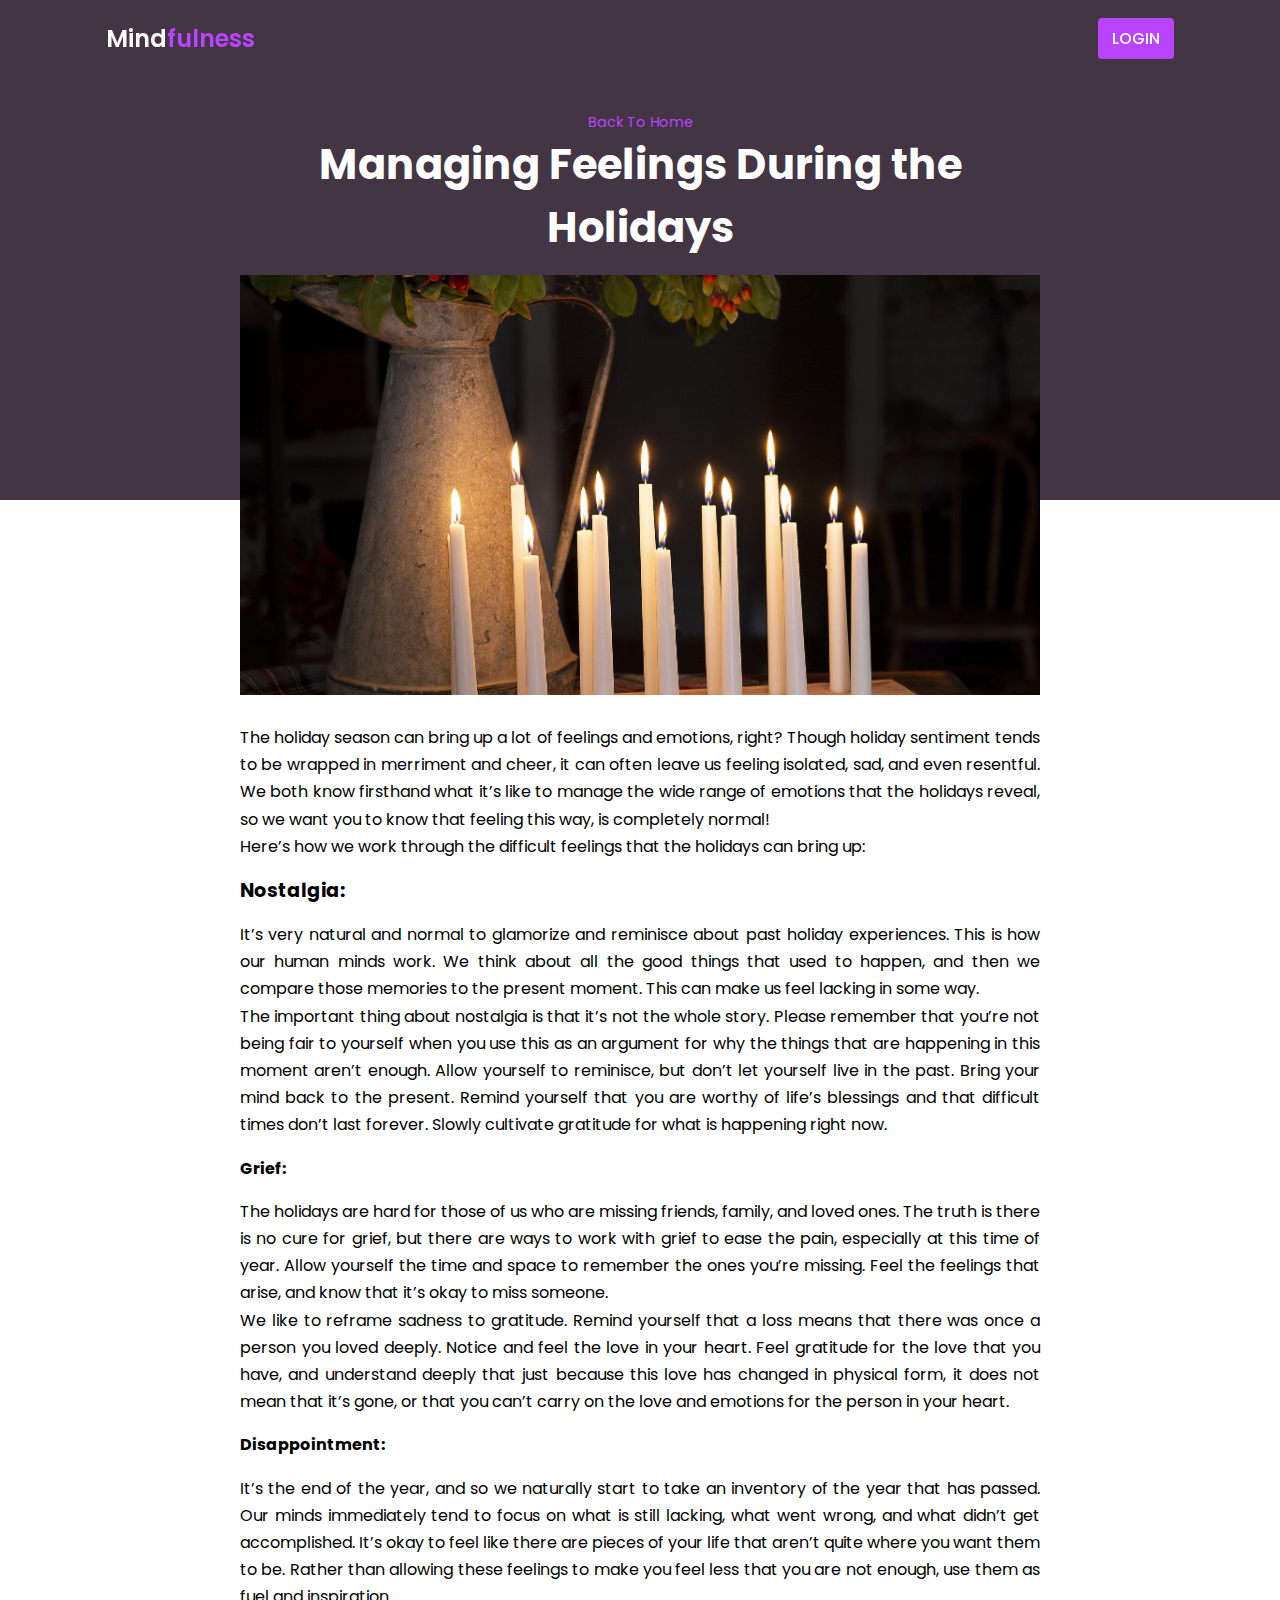
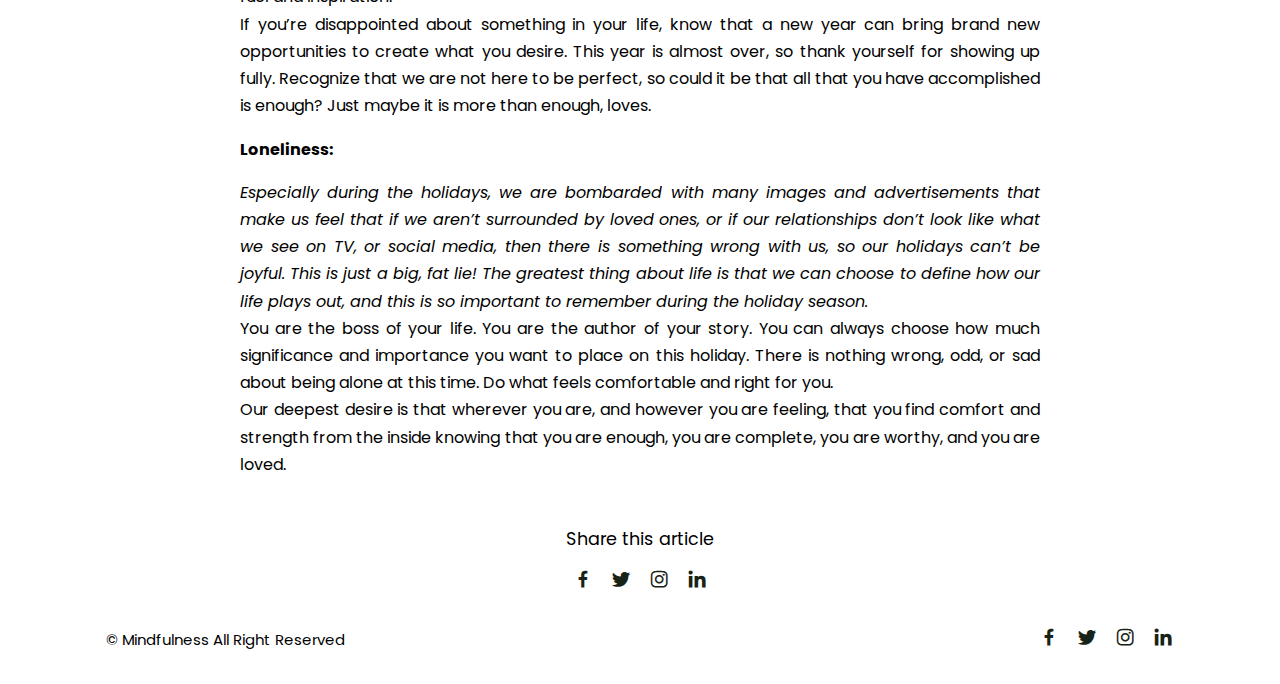
<file: post4.html>
<!DOCTYPE html>
<html lang="en">
<head>
    <meta charset="UTF-8">
    <meta http-equiv="X-UA-Compatible" content="IE=edge">
    <meta name="viewport" content="width=device-width, initial-scale=1.0">
    <title>Post 4</title>
    <!-- Link To CSS -->
    <link rel="stylesheet" href="css/style.css">
    <!-- Box Icons -->
    <link href='https://unpkg.com/boxicons@2.1.4/css/boxicons.min.css' rel='stylesheet'>
</head>
<body>
    <!-- Header -->
    <header>
        <!-- Nav -->
        <div class="nav container">
            <!-- Logo -->
            <a href="index.html" class="logo">Mind<span>fulness</span></a>
            <!-- Login Btn -->
            <a href="#" class="login">Login</a>
        </div>
    </header>

    <!-- Post Content -->
    <section class="post-header">
        <div class="header-content post-container">
            <!-- Back to home -->
            <a href="index.html" class="back-home">Back To Home</a>
            <!-- Title -->
            <h1 class="header-title">Managing Feelings During the Holidays</h1>
            <!-- Post Image -->
            <img src="img/post4.jpg" alt="" class="header-img">
        </div>
    </section>
    

    <!-- Posts -->
    <section class="post-content post-container">
        <p class="post-text">The holiday season can bring up a lot of feelings and emotions, right?  Though holiday sentiment tends to be wrapped in merriment and cheer, it can often leave us feeling isolated, sad, and even resentful. We both know firsthand what it’s like to manage the wide range of emotions that the holidays reveal, so we want you to know that feeling this way, is completely normal!
            <br>
            Here’s how we work through the difficult feelings that the holidays can bring up:
        </p>
        <h2 class="sub-heading">Nostalgia: </h2>
        <p class="post-text"> It’s very natural and normal to glamorize and reminisce about past holiday experiences. This is how our human minds work. We think about all the good things that used to happen, and then we compare those memories to the present moment. This can make us feel lacking in some way.
            <br>
            The important thing about nostalgia is that it’s not the whole story. Please remember that you’re not being fair to yourself when you use this as an argument for why the things that are happening in this moment aren’t enough. Allow yourself to reminisce, but don’t let yourself live in the past. Bring your mind back to the present. Remind yourself that you are worthy of life’s blessings and that difficult times don’t last forever. Slowly cultivate gratitude for what is happening right now.
        <h2 class="post-text">Grief:</h2>
        <p class="post-text">The holidays are hard for those of us who are missing friends, family, and loved ones. The truth is there is no cure for grief, but there are ways to work with grief to ease the pain, especially at this time of year. Allow yourself the time and space to remember the ones you’re missing. Feel the feelings that arise, and know that it’s okay to miss someone.
            <br>
            We like to reframe sadness to gratitude. Remind yourself that a loss means that there was once a person you loved deeply. Notice and feel the love in your heart. Feel gratitude for the love that you have, and understand deeply that just because this love has changed in physical form, it does not mean that it’s gone, or that you can’t carry on the love and emotions for the person in your heart.</p>  
        </p>     
        <h2 class="post-text">Disappointment:</h2>
        <p class="post-text"> It’s the end of the year, and so we naturally start to take an inventory of the year that has passed. Our minds immediately tend to focus on what is still lacking, what went wrong, and what didn’t get accomplished. It’s okay to feel like there are pieces of your life that aren’t quite where you want them to be. Rather than allowing these feelings to make you feel less that you are not enough, use them as fuel and inspiration.
            <br>
            If you’re disappointed about something in your life, know that a new year can bring brand new opportunities to create what you desire. This year is almost over, so thank yourself for showing up fully. Recognize that we are not here to be perfect, so could it be that all that you have accomplished is enough? Just maybe it is more than enough, loves.
        </p>
        <h2 class="post-text">Loneliness:</h2>
        <p class="post-text"><i>Especially during the holidays, we are bombarded with many images and advertisements that make us feel that if we aren’t surrounded by loved ones, or if our relationships don’t look like what we see on TV, or social media, then there is something wrong with us, so our holidays can’t be joyful. This is just a big, fat lie!  The greatest thing about life is that we can choose to define how our life plays out, and this is so important to remember during the holiday season.</i> 
            <br>
            You are the boss of your life. You are the author of your story. You can always choose how much significance and importance you want to place on this holiday. There is nothing wrong, odd, or sad about being alone at this time. Do what feels comfortable and right for you.
            <br>
           Our deepest desire is that wherever you are, and however you are feeling, that you find comfort and strength from the inside knowing that you are enough, you are complete, you are worthy, and you are loved.</p>
    </section>   
     
    <!-- Share -->
    <div class="share post-container">
        <span class="share-title">Share this article</span>
        <div class="social">
            <a href="#"><i class='bx bxl-facebook'></i></a>
            <a href="#"><i class='bx bxl-twitter'></i></a>
            <a href="#"><i class='bx bxl-instagram'></i></a>
            <a href="#"><i class='bx bxl-linkedin'></i></a>
        </div>
    </div>

    <!-- Footer -->
    <div class="footer container">
        <p>&#169; Mindfulness All Right Reserved</p>
        <div class="social">
            <a href="#"><i class='bx bxl-facebook'></i></a>
            <a href="#"><i class='bx bxl-twitter'></i></a>
            <a href="#"><i class='bx bxl-instagram'></i></a>
            <a href="#"><i class='bx bxl-linkedin'></i></a>
        </div>
    </div>
    
    <!-- Jquery link -->
    <script
    src="https://code.jquery.com/jquery-3.6.3.js"
    integrity="sha256-nQLuAZGRRcILA+6dMBOvcRh5Pe310sBpanc6+QBmyVM="
    crossorigin="anonymous"></script>
    <!-- Link To JS -->
    <script src="js/main.js"></script>
</body>
</html>
</file>
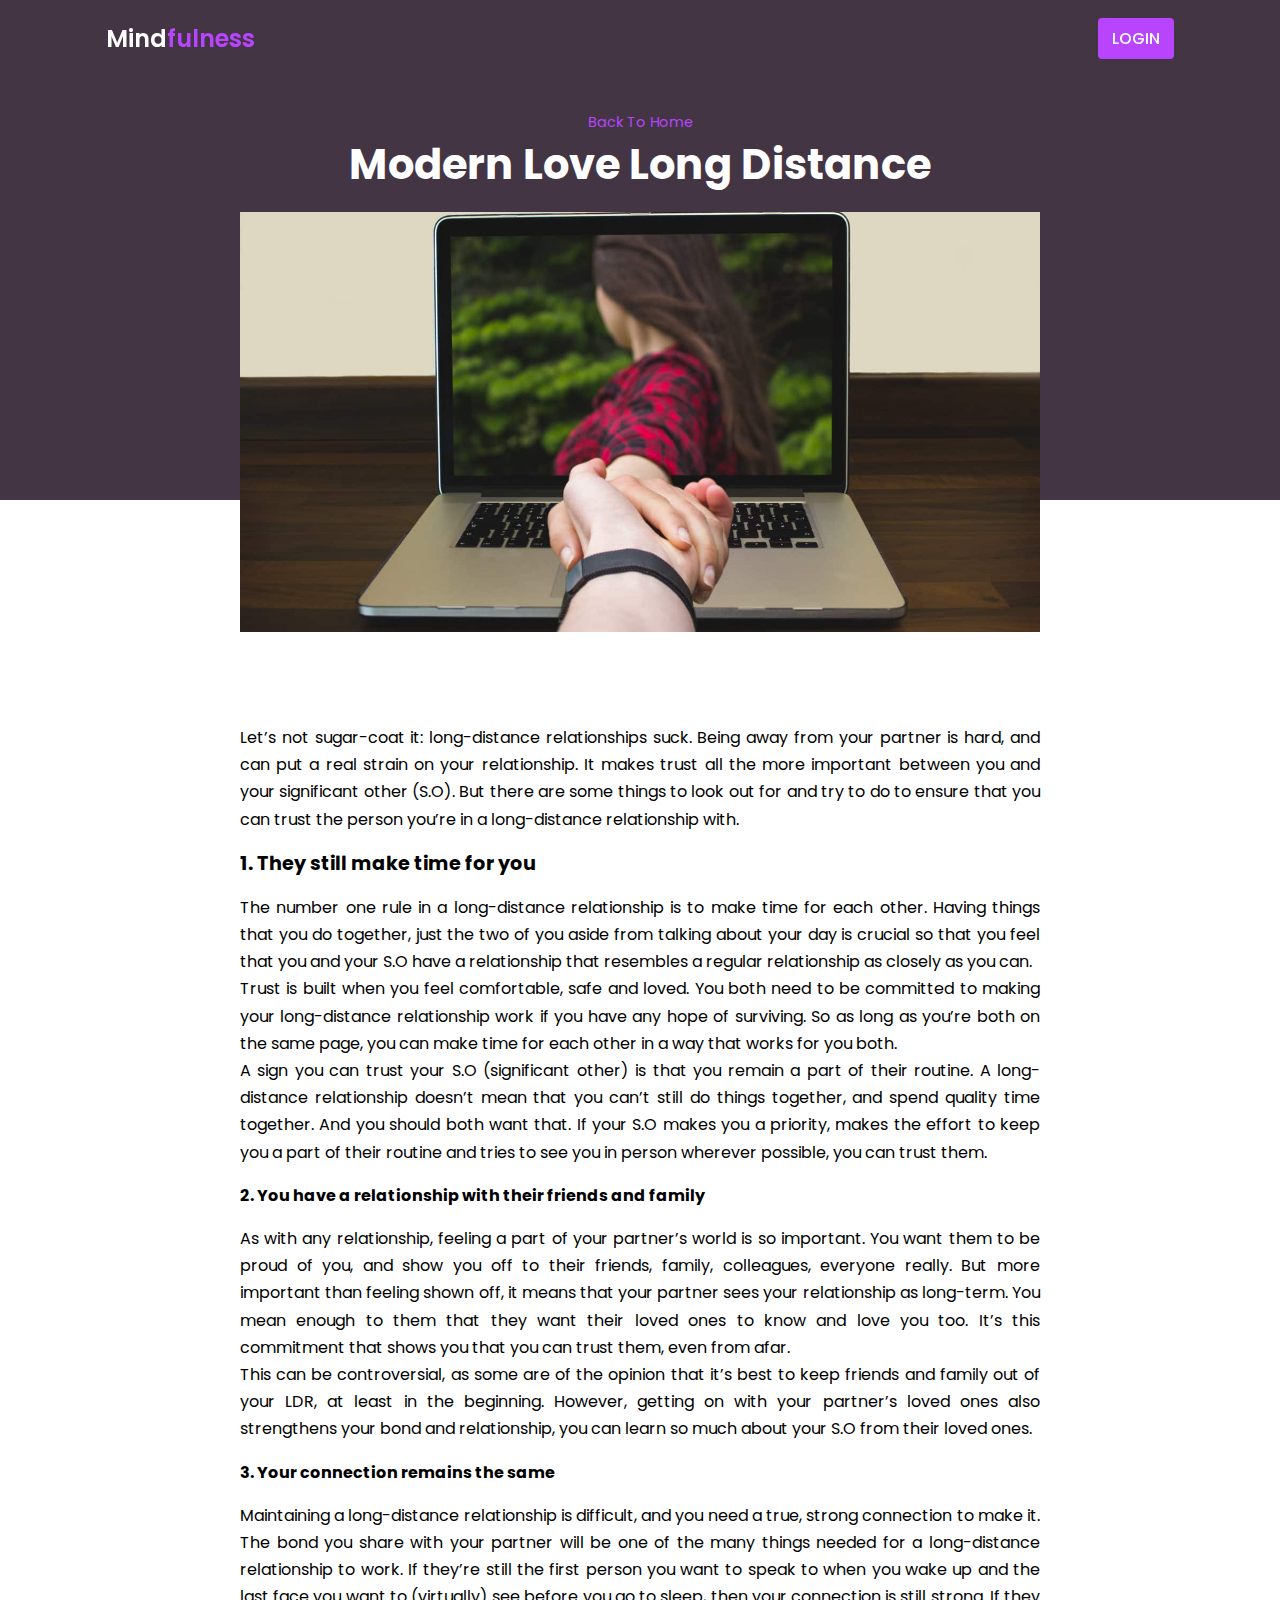
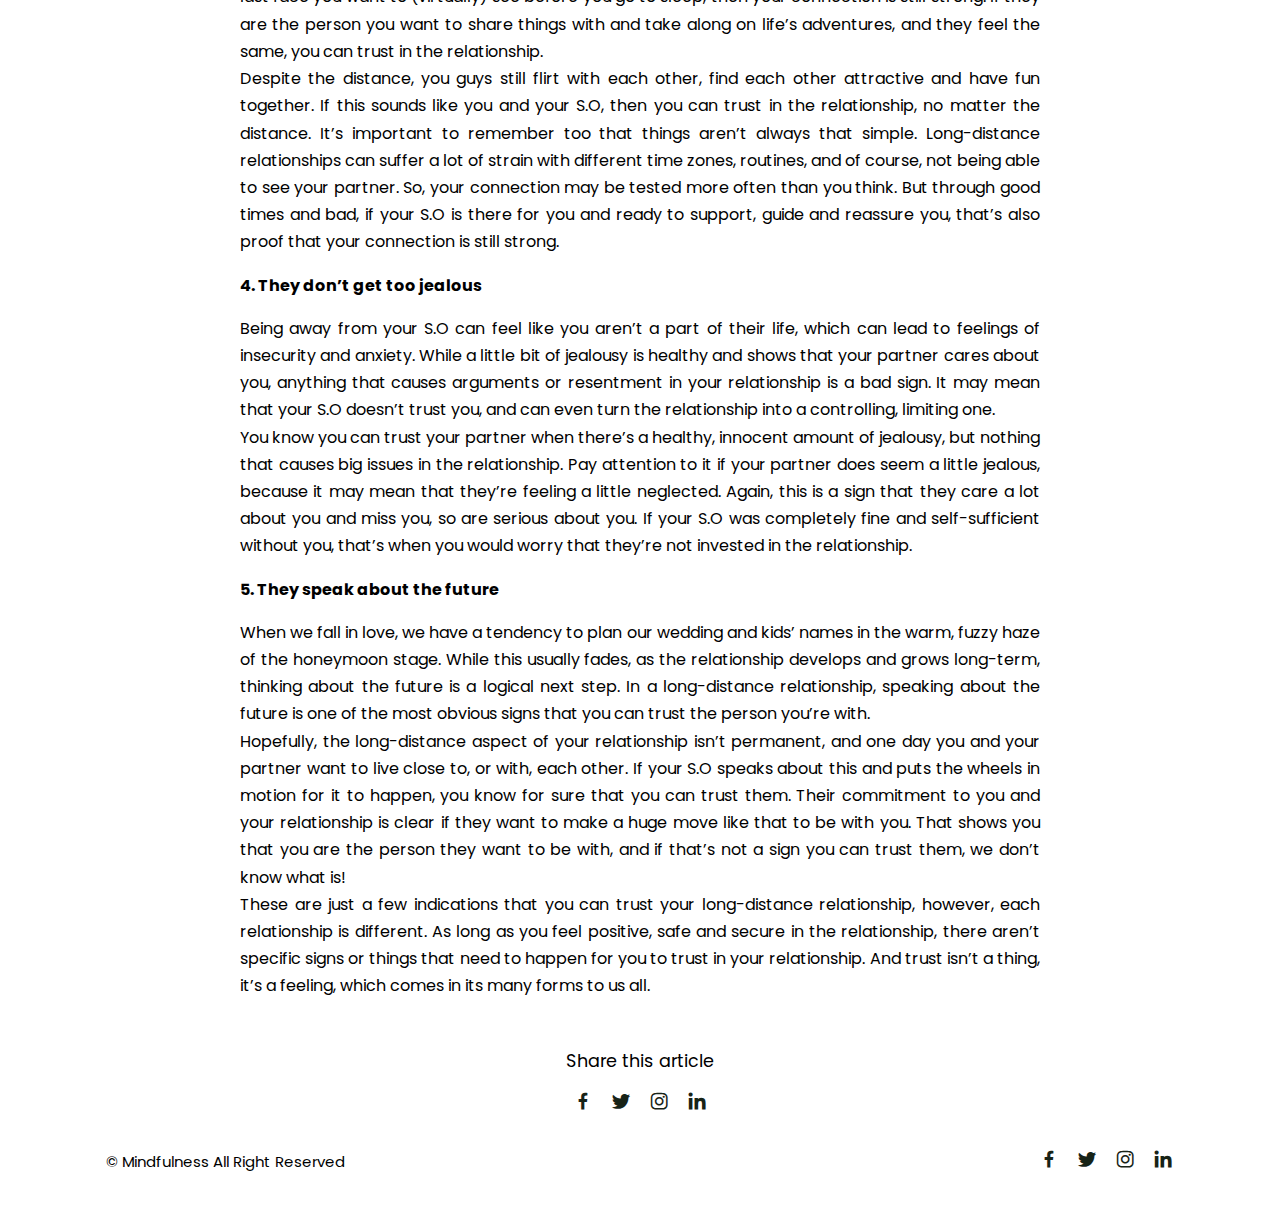
<file: post5.html>
<!DOCTYPE html>
<html lang="en">
<head>
    <meta charset="UTF-8">
    <meta http-equiv="X-UA-Compatible" content="IE=edge">
    <meta name="viewport" content="width=device-width, initial-scale=1.0">
    <title>Post 5</title>
    <!-- Link To CSS -->
    <link rel="stylesheet" href="css/style.css">
    <!-- Box Icons -->
    <link href='https://unpkg.com/boxicons@2.1.4/css/boxicons.min.css' rel='stylesheet'>
</head>
<body>
    <!-- Header -->
    <header>
        <!-- Nav -->
        <div class="nav container">
            <!-- Logo -->
            <a href="index.html" class="logo">Mind<span>fulness</span></a>
            <!-- Login Btn -->
            <a href="#" class="login">Login</a>
        </div>
    </header>

    <!-- Post Content -->
    <section class="post-header">
        <div class="header-content post-container">
            <!-- Back to home -->
            <a href="index.html" class="back-home">Back To Home</a>
            <!-- Title -->
            <h1 class="header-title">Modern Love Long Distance</h1>
            <!-- Post Image -->
            <img src="img/post5.jpeg" alt="" class="header-img">
        </div>
    </section>
    

    <!-- Posts -->
    <section class="post-content post-container">
        <p class="post-text">Let’s not sugar-coat it: long-distance relationships suck. Being away from your partner is hard, and can put a real strain on your relationship. It makes trust all the more important between you and your significant other (S.O). But there are some things to look out for and try to do to ensure that you can trust the person you’re in a long-distance relationship with.</p>
        <h2 class="sub-heading">1. They still make time for you</h2>
        <p class="post-text"> The number one rule in a long-distance relationship is to make time for each other. Having things that you do together, just the two of you aside from talking about your day is crucial so that you feel that you and your S.O have a relationship that resembles a regular relationship as closely as you can.
            <br>
            Trust is built when you feel comfortable, safe and loved. You both need to be committed to making your long-distance relationship work if you have any hope of surviving. So as long as you’re both on the same page, you can make time for each other in a way that works for you both.
            <br>
            A sign you can trust your S.O (significant other) is that you remain a part of their routine. A long-distance relationship doesn’t mean that you can’t still do things together, and spend quality time together. And you should both want that. If your S.O makes you a priority, makes the effort to keep you a part of their routine and tries to see you in person wherever possible, you can trust them.</p>
        <h2 class="post-text">2. You have a relationship with their friends and family </h2>
        <p class="post-text">As with any relationship, feeling a part of your partner’s world is so important. You want them to be proud of you, and show you off to their friends, family, colleagues, everyone really. But more important than feeling shown off, it means that your partner sees your relationship as long-term. You mean enough to them that they want their loved ones to know and love you too. It’s this commitment that shows you that you can trust them, even from afar.
            <br>
            This can be controversial, as some are of the opinion that it’s best to keep friends and family out of your LDR, at least in the beginning. However, getting on with your partner’s loved ones also strengthens your bond and relationship, you can learn so much about your S.O from their loved ones.</p>  
        <h2 class="post-text">3. Your connection remains the same</h2>
        <p class="post-text">Maintaining a long-distance relationship is difficult, and you need a true, strong connection to make it. The bond you share with your partner will be one of the many things needed for a long-distance relationship to work. If they’re still the first person you want to speak to when you wake up and the last face you want to (virtually) see before you go to sleep, then your connection is still strong. If they are the person you want to share things with and take along on life’s adventures, and they feel the same, you can trust in the relationship.
            <br>
            Despite the distance, you guys still flirt with each other, find each other attractive and have fun together. If this sounds like you and your S.O, then you can trust in the relationship, no matter the distance. It’s important to remember too that things aren’t always that simple. Long-distance relationships can suffer a lot of strain with different time zones, routines, and of course, not being able to see your partner. So, your connection may be tested more often than you think. But through good times and bad, if your S.O is there for you and ready to support, guide and reassure you, that’s also proof that your connection is still strong.</p>
        <h2 class="post-text">4. They don’t get too jealous</h2>
        <p class="post-text">Being away from your S.O can feel like you aren’t a part of their life, which can lead to feelings of insecurity and anxiety. While a little bit of jealousy is healthy and shows that your partner cares about you, anything that causes arguments or resentment in your relationship is a bad sign. It may mean that your S.O doesn’t trust you, and can even turn the relationship into a controlling, limiting one.
            <br>
            You know you can trust your partner when there’s a healthy, innocent amount of jealousy, but nothing that causes big issues in the relationship. Pay attention to it if your partner does seem a little jealous, because it may mean that they’re feeling a little neglected. Again, this is a sign that they care a lot about you and miss you, so are serious about you. If your S.O was completely fine and self-sufficient without you, that’s when you would worry that they’re not invested in the relationship.</p>
        <h2 class="post-text">5. They speak about the future</h2>
        <p class="post-text">When we fall in love, we have a tendency to plan our wedding and kids’ names in the warm, fuzzy haze of the honeymoon stage. While this usually fades, as the relationship develops and grows long-term, thinking about the future is a logical next step. In a long-distance relationship, speaking about the future is one of the most obvious signs that you can trust the person you’re with.
            <br>
            Hopefully, the long-distance aspect of your relationship isn’t permanent, and one day you and your partner want to live close to, or with, each other. If your S.O speaks about this and puts the wheels in motion for it to happen, you know for sure that you can trust them. Their commitment to you and your relationship is clear if they want to make a huge move like that to be with you. That shows you that you are the person they want to be with, and if that’s not a sign you can trust them, we don’t know what is!
            <br>
            These are just a few indications that you can trust your long-distance relationship, however, each relationship is different. As long as you feel positive, safe and secure in the relationship, there aren’t specific signs or things that need to happen for you to trust in your relationship. And trust isn’t a thing, it’s a feeling, which comes in its many forms to us all.</p>
    </section>   
     
    <!-- Share -->
    <div class="share post-container">
        <span class="share-title">Share this article</span>
        <div class="social">
            <a href="#"><i class='bx bxl-facebook'></i></a>
            <a href="#"><i class='bx bxl-twitter'></i></a>
            <a href="#"><i class='bx bxl-instagram'></i></a>
            <a href="#"><i class='bx bxl-linkedin'></i></a>
        </div>
    </div>

    <!-- Footer -->
    <div class="footer container">
        <p>&#169; Mindfulness All Right Reserved</p>
        <div class="social">
            <a href="#"><i class='bx bxl-facebook'></i></a>
            <a href="#"><i class='bx bxl-twitter'></i></a>
            <a href="#"><i class='bx bxl-instagram'></i></a>
            <a href="#"><i class='bx bxl-linkedin'></i></a>
        </div>
    </div>
    
    <!-- Jquery link -->
    <script
    src="https://code.jquery.com/jquery-3.6.3.js"
    integrity="sha256-nQLuAZGRRcILA+6dMBOvcRh5Pe310sBpanc6+QBmyVM="
    crossorigin="anonymous"></script>
    <!-- Link To JS -->
    <script src="js/main.js"></script>
</body>
</html>
</file>
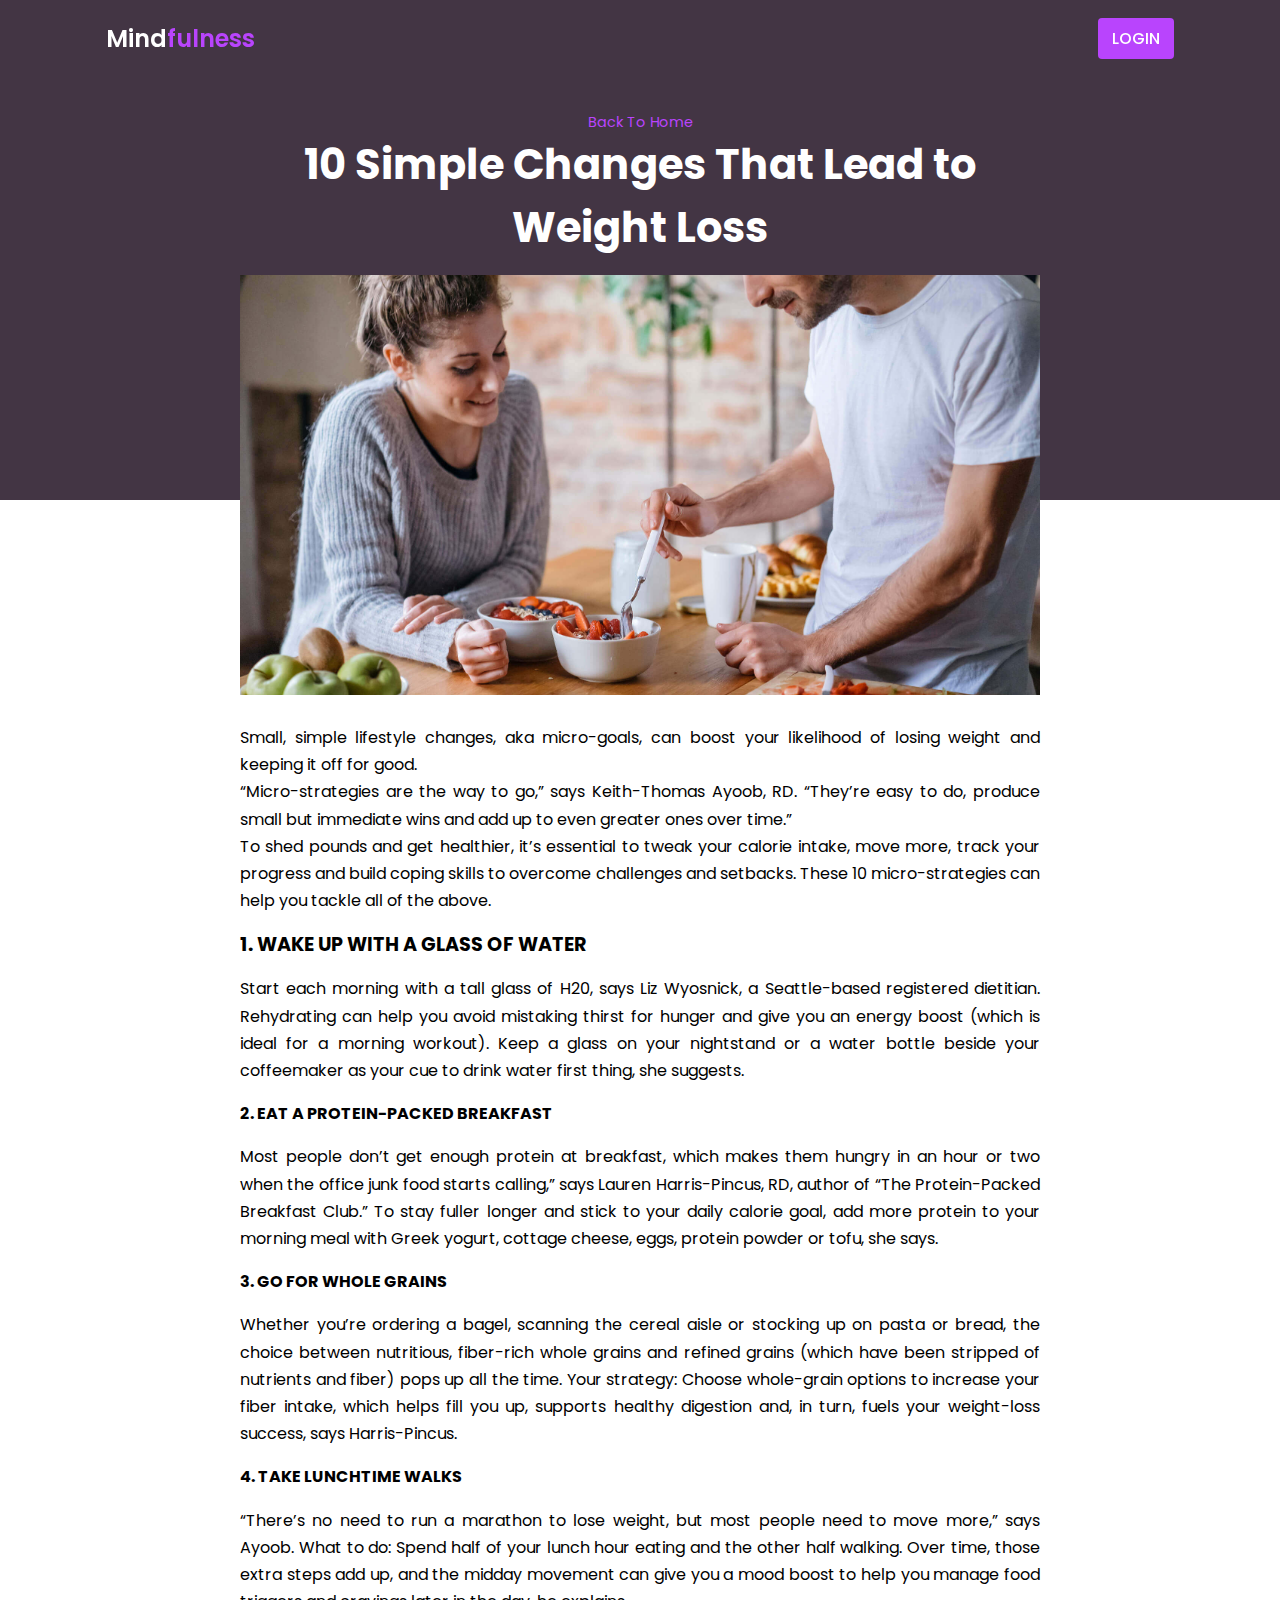
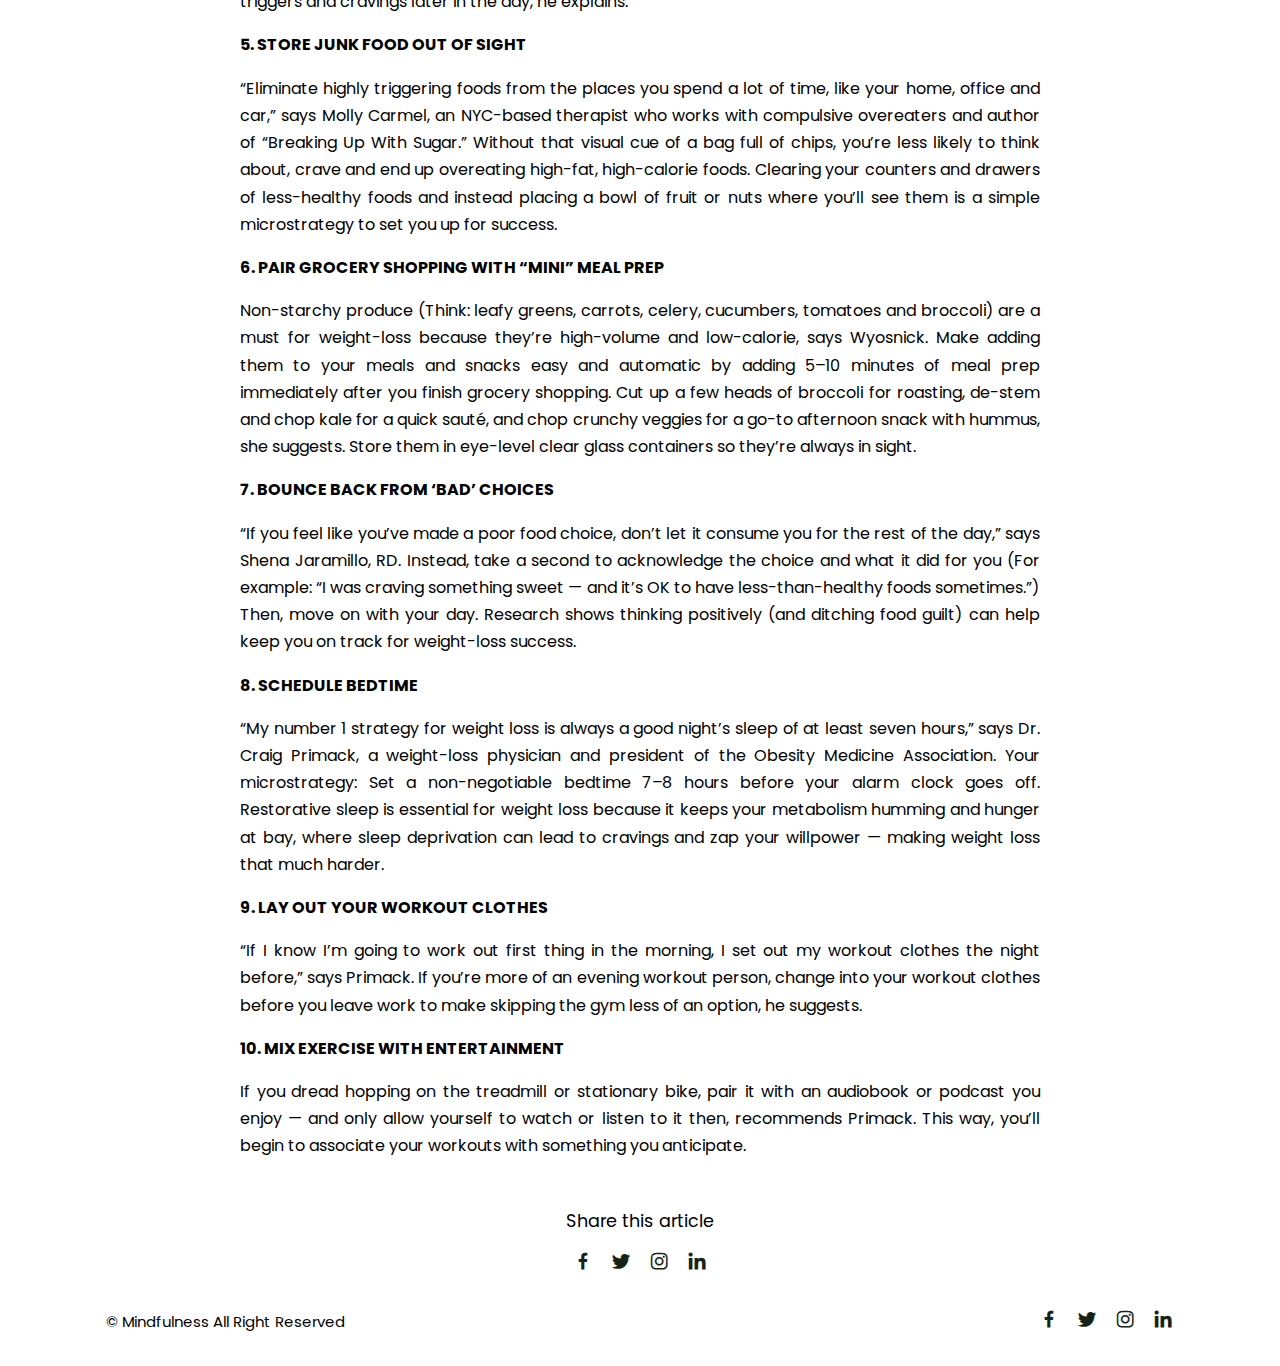
<file: post6.html>
<!DOCTYPE html>
<html lang="en">
<head>
    <meta charset="UTF-8">
    <meta http-equiv="X-UA-Compatible" content="IE=edge">
    <meta name="viewport" content="width=device-width, initial-scale=1.0">
    <title>Post 6</title>
    <!-- Link To CSS -->
    <link rel="stylesheet" href="css/style.css">
    <!-- Box Icons -->
    <link href='https://unpkg.com/boxicons@2.1.4/css/boxicons.min.css' rel='stylesheet'>
</head>
<body>
    <!-- Header -->
    <header>
        <!-- Nav -->
        <div class="nav container">
            <!-- Logo -->
            <a href="index.html" class="logo">Mind<span>fulness</span></a>
            <!-- Login Btn -->
            <a href="#" class="login">Login</a>
        </div>
    </header>

    <!-- Post Content -->
    <section class="post-header">
        <div class="header-content post-container">
            <!-- Back to home -->
            <a href="index.html" class="back-home">Back To Home</a>
            <!-- Title -->
            <h1 class="header-title">10 Simple Changes That Lead to Weight Loss</h1>
            <!-- Post Image -->
            <img src="img/post6.jpg" alt="" class="header-img">
        </div>
    </section>
    

    <!-- Posts -->
    <section class="post-content post-container">
        <p class="post-text">Small, simple lifestyle changes, aka micro-goals, can boost your likelihood of losing weight and keeping it off for good. <br>
            “Micro-strategies are the way to go,” says Keith-Thomas Ayoob, RD. “They’re easy to do, produce small but immediate wins and add up to even greater ones over time.”<br>
            To shed pounds and get healthier, it’s essential to tweak your calorie intake, move more, track your progress and build coping skills to overcome challenges and setbacks. These 10 micro-strategies can help you tackle all of the above.</p>
        <h2 class="sub-heading">1. WAKE UP WITH A GLASS OF WATER</h2>
        <p class="post-text">Start each morning with a tall glass of H20, says Liz Wyosnick, a Seattle-based registered dietitian. Rehydrating can help you avoid mistaking thirst for hunger and give you an energy boost (which is ideal for a morning workout). Keep a glass on your nightstand or a water bottle beside your coffeemaker as your cue to drink water first thing, she suggests.</p>
        <h2 class="post-text">2. EAT A PROTEIN-PACKED BREAKFAST</h2>
        <p class="post-text">Most people don’t get enough protein at breakfast, which makes them hungry in an hour or two when the office junk food starts calling,” says Lauren Harris-Pincus, RD, author of “The Protein-Packed Breakfast Club.” To stay fuller longer and stick to your daily calorie goal, add more protein to your morning meal with Greek yogurt, cottage cheese, eggs, protein powder or tofu, she says.</p>  
        <h2 class="post-text">3. GO FOR WHOLE GRAINS</h2>
        <p class="post-text">Whether you’re ordering a bagel, scanning the cereal aisle or stocking up on pasta or bread, the choice between nutritious, fiber-rich whole grains and refined grains (which have been stripped of nutrients and fiber) pops up all the time. Your strategy: Choose whole-grain options to increase your fiber intake, which helps fill you up, supports healthy digestion and, in turn, fuels your weight-loss success, says Harris-Pincus.</p>
        <h2 class="post-text">4. TAKE LUNCHTIME WALKS</h2>
        <p class="post-text">“There’s no need to run a marathon to lose weight, but most people need to move more,” says Ayoob. What to do: Spend half of your lunch hour eating and the other half walking. Over time, those extra steps add up, and the midday movement can give you a mood boost to help you manage food triggers and cravings later in the day, he explains.</p>
        <h2 class="post-text">5. STORE JUNK FOOD OUT OF SIGHT</h2>
        <p class="post-text">“Eliminate highly triggering foods from the places you spend a lot of time, like your home, office and car,” says Molly Carmel, an NYC-based therapist who works with compulsive overeaters and author of “Breaking Up With Sugar.” Without that visual cue of a bag full of chips, you’re less likely to think about, crave and end up overeating high-fat, high-calorie foods. Clearing your counters and drawers of less-healthy foods and instead placing a bowl of fruit or nuts where you’ll see them is a simple microstrategy to set you up for success.</p>
        <h2 class="post-text">6. PAIR GROCERY SHOPPING WITH “MINI” MEAL PREP</h2>
        <p class="post-text">Non-starchy produce (Think: leafy greens, carrots, celery, cucumbers, tomatoes and broccoli) are a must for weight-loss because they’re high-volume and low-calorie, says Wyosnick. Make adding them to your meals and snacks easy and automatic by adding 5–10 minutes of meal prep immediately after you finish grocery shopping. Cut up a few heads of broccoli for roasting, de-stem and chop kale for a quick sauté, and chop crunchy veggies for a go-to afternoon snack with hummus, she suggests. Store them in eye-level clear glass containers so they’re always in sight.</p>
        <h2 class="post-text">7. BOUNCE BACK FROM ‘BAD’ CHOICES </h2>
        <p class="post-text">“If you feel like you’ve made a poor food choice, don’t let it consume you for the rest of the day,” says Shena Jaramillo, RD. Instead, take a second to acknowledge the choice and what it did for you (For example: “I was craving something sweet — and it’s OK to have less-than-healthy foods sometimes.”) Then, move on with your day. Research shows thinking positively (and ditching food guilt) can help keep you on track for weight-loss success.</p>
        <h2 class="post-text">8. SCHEDULE BEDTIME</h2>
        <p class="post-text">“My number 1 strategy for weight loss is always a good night’s sleep of at least seven hours,” says Dr. Craig Primack, a weight-loss physician and president of the Obesity Medicine Association. Your microstrategy: Set a non-negotiable bedtime 7–8 hours before your alarm clock goes off. Restorative sleep is essential for weight loss because it keeps your metabolism humming and hunger at bay, where sleep deprivation can lead to cravings and zap your willpower — making weight loss that much harder.</p>
        <h2 class="post-text">9. LAY OUT YOUR WORKOUT CLOTHES</h2>
        <p class="post-text">“If I know I’m going to work out first thing in the morning, I set out my workout clothes the night before,” says Primack. If you’re more of an evening workout person, change into your workout clothes before you leave work to make skipping the gym less of an option, he suggests.</p>
        <h2 class="post-text">10. MIX EXERCISE WITH ENTERTAINMENT</h2>
        <p class="post-text">If you dread hopping on the treadmill or stationary bike, pair it with an audiobook or podcast you enjoy — and only allow yourself to watch or listen to it then, recommends Primack. This way, you’ll begin to associate your workouts with something you anticipate.</p>
    </section>   
     
    <!-- Share -->
    <div class="share post-container">
        <span class="share-title">Share this article</span>
        <div class="social">
            <a href="#"><i class='bx bxl-facebook'></i></a>
            <a href="#"><i class='bx bxl-twitter'></i></a>
            <a href="#"><i class='bx bxl-instagram'></i></a>
            <a href="#"><i class='bx bxl-linkedin'></i></a>
        </div>
    </div>

    <!-- Footer -->
    <div class="footer container">
        <p>&#169; Mindfulness All Right Reserved</p>
        <div class="social">
            <a href="#"><i class='bx bxl-facebook'></i></a>
            <a href="#"><i class='bx bxl-twitter'></i></a>
            <a href="#"><i class='bx bxl-instagram'></i></a>
            <a href="#"><i class='bx bxl-linkedin'></i></a>
        </div>
    </div>
    
    <!-- Jquery link -->
    <script
    src="https://code.jquery.com/jquery-3.6.3.js"
    integrity="sha256-nQLuAZGRRcILA+6dMBOvcRh5Pe310sBpanc6+QBmyVM="
    crossorigin="anonymous"></script>
    <!-- Link To JS -->
    <script src="js/main.js"></script>
</body>
</html>
</file>
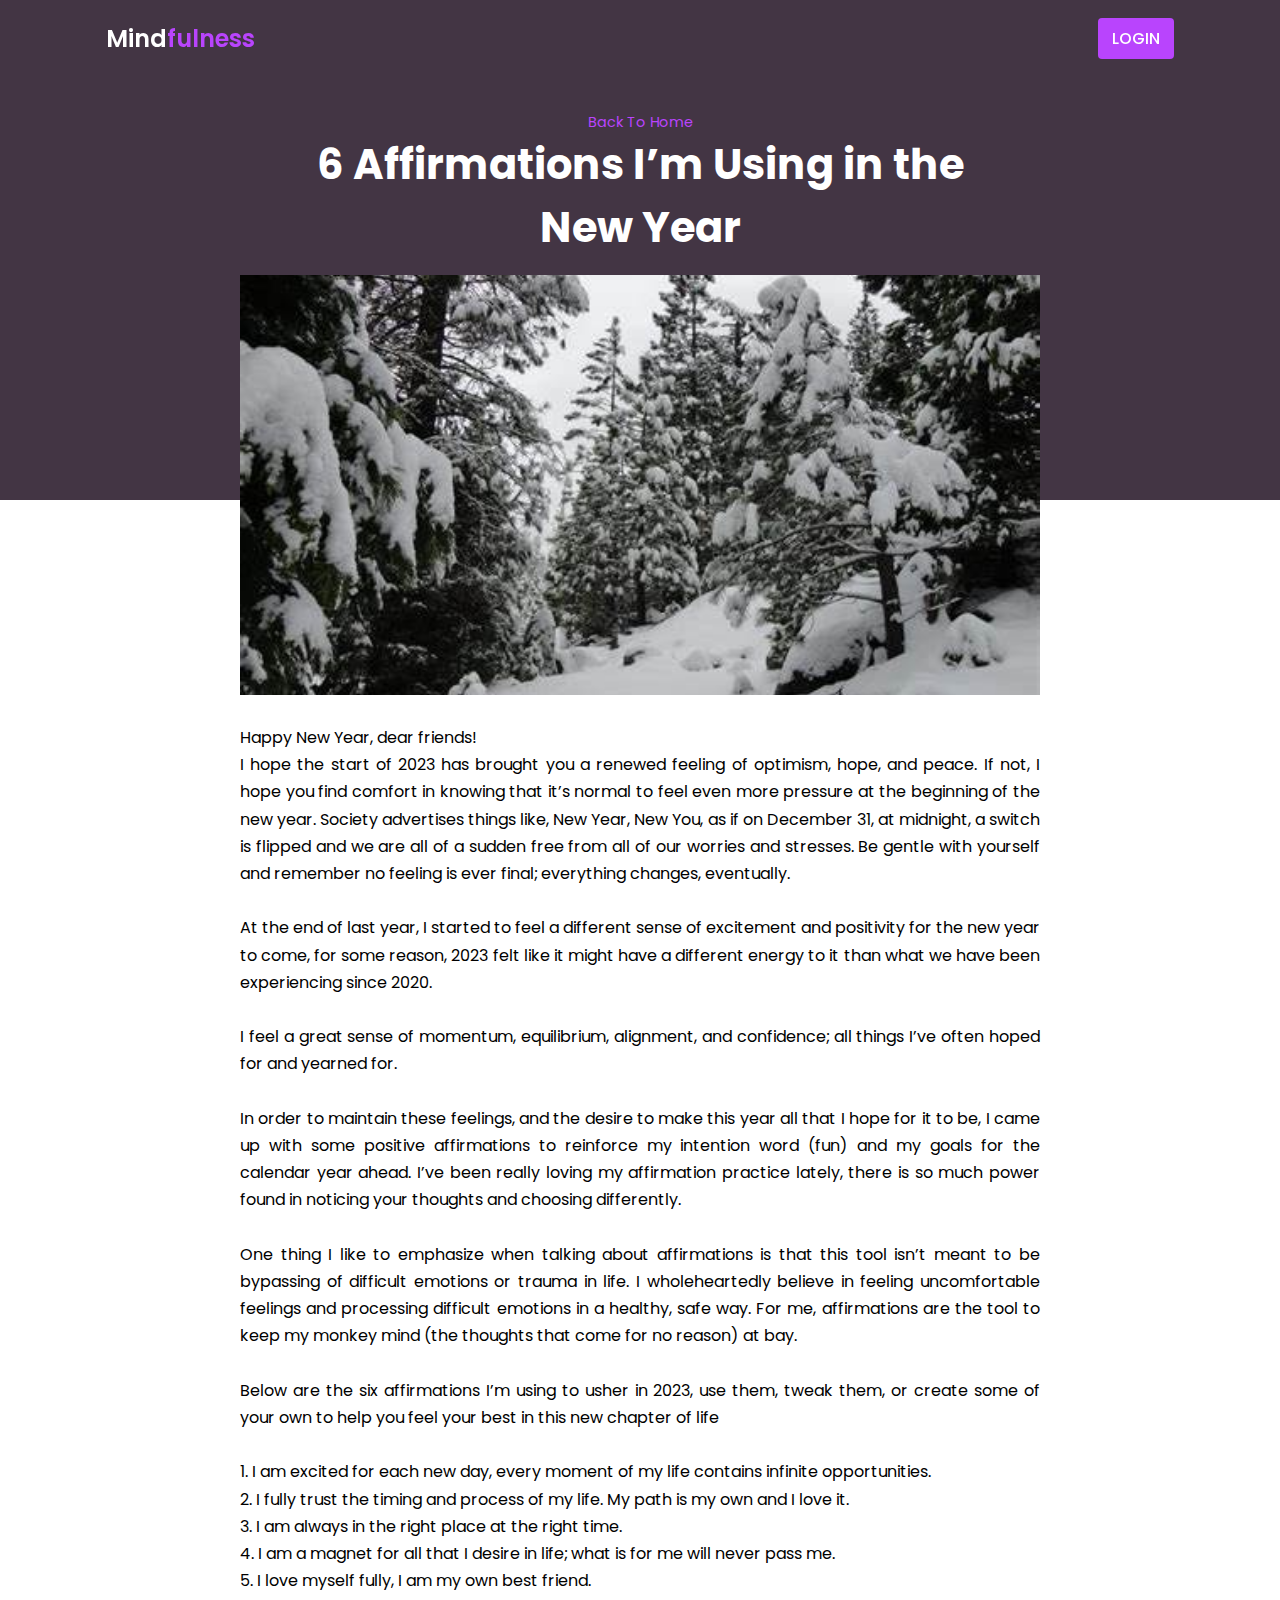
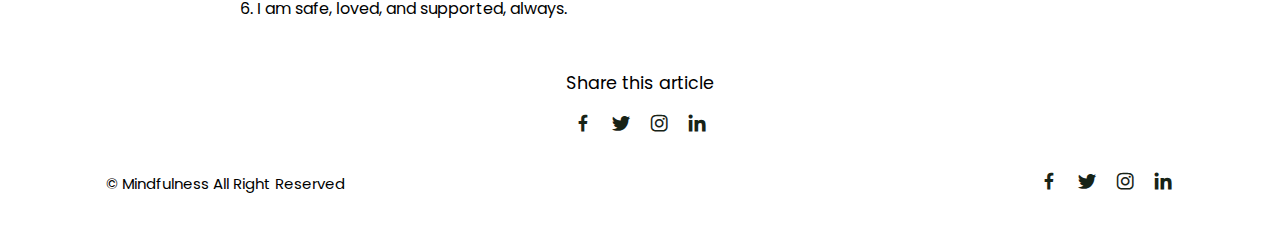
<file: post7.html>
<!DOCTYPE html>
<html lang="en">
<head>
    <meta charset="UTF-8">
    <meta http-equiv="X-UA-Compatible" content="IE=edge">
    <meta name="viewport" content="width=device-width, initial-scale=1.0">
    <title>Post 7</title>
    <!-- Link To CSS -->
    <link rel="stylesheet" href="css/style.css">
    <!-- Box Icons -->
    <link href='https://unpkg.com/boxicons@2.1.4/css/boxicons.min.css' rel='stylesheet'>
</head>
<body>
    <!-- Header -->
    <header>
        <!-- Nav -->
        <div class="nav container">
            <!-- Logo -->
            <a href="index.html" class="logo">Mind<span>fulness</span></a>
            <!-- Login Btn -->
            <a href="#" class="login">Login</a>
        </div>
    </header>

    <!-- Post Content -->
    <section class="post-header">
        <div class="header-content post-container">
            <!-- Back to home -->
            <a href="index.html" class="back-home">Back To Home</a>
            <!-- Title -->
            <h1 class="header-title">6 Affirmations I’m Using in the New Year</h1>
            <!-- Post Image -->
            <img src="img/post7.jpeg" alt="" class="header-img">
        </div>
    </section>
    

    <!-- Posts -->
    <section class="post-content post-container">
        <p class="post-text">Happy New Year, dear friends!
            <br>
            I hope the start of 2023 has brought you a renewed feeling of optimism, hope, and peace. If not, I hope you find comfort in knowing that it’s normal to feel even more pressure at the beginning of the new year. Society advertises things like, New Year, New You, as if on December 31,  at midnight,  a switch is flipped and we are all of a sudden free from all of our worries and stresses.  Be gentle with yourself and remember no feeling is ever final; everything changes, eventually.
            <br><br>
            At the end of last year, I started to feel a different sense of excitement and positivity for the new year to come, for some reason, 2023 felt like it might have a different energy to it than what we have been experiencing since 2020.
            <br><br>
            I feel a great sense of momentum, equilibrium, alignment, and confidence; all things I’ve often hoped for and yearned for.
            <br><br>
            In order to maintain these feelings, and the desire to make this year all that I hope for it to be, I came up with some positive affirmations to reinforce my intention word (fun) and my goals for the calendar year ahead. I’ve been really loving my affirmation practice lately, there is so much power found in noticing your thoughts and choosing differently.
            <br><br>
            One thing I like to emphasize when talking about affirmations is that this tool isn’t meant to be bypassing of difficult emotions or trauma in life. I wholeheartedly believe in feeling uncomfortable feelings and processing difficult emotions in a healthy, safe way. For me, affirmations are the tool to keep my monkey mind (the thoughts that come for no reason) at bay.
            <br><br>
            Below are the six affirmations I’m using to usher in 2023, use them, tweak them, or create some of your own to help you feel your best in this new chapter of life
            <br><br>
            1. I am excited for each new day, every moment of my life contains infinite opportunities. <br>
            2. I fully trust the timing and process of my life. My path is my own and I love it. <br>
            3. I am always in the right place at the right time. <br>
            4. I am a magnet for all that I desire in life; what is for me will never pass me. <br>
            5. I love myself fully, I am my own best friend. <br>
            6. I am safe, loved, and supported, always.
        </p>
        
    </section>   
     
    <!-- Share -->
    <div class="share post-container">
        <span class="share-title">Share this article</span>
        <div class="social">
            <a href="#"><i class='bx bxl-facebook'></i></a>
            <a href="#"><i class='bx bxl-twitter'></i></a>
            <a href="#"><i class='bx bxl-instagram'></i></a>
            <a href="#"><i class='bx bxl-linkedin'></i></a>
        </div>
    </div>

    <!-- Footer -->
    <div class="footer container">
        <p>&#169; Mindfulness All Right Reserved</p>
        <div class="social">
            <a href="#"><i class='bx bxl-facebook'></i></a>
            <a href="#"><i class='bx bxl-twitter'></i></a>
            <a href="#"><i class='bx bxl-instagram'></i></a>
            <a href="#"><i class='bx bxl-linkedin'></i></a>
        </div>
    </div>
    
    <!-- Jquery link -->
    <script
    src="https://code.jquery.com/jquery-3.6.3.js"
    integrity="sha256-nQLuAZGRRcILA+6dMBOvcRh5Pe310sBpanc6+QBmyVM="
    crossorigin="anonymous"></script>
    <!-- Link To JS -->
    <script src="js/main.js"></script>
</body>
</html>
</file>
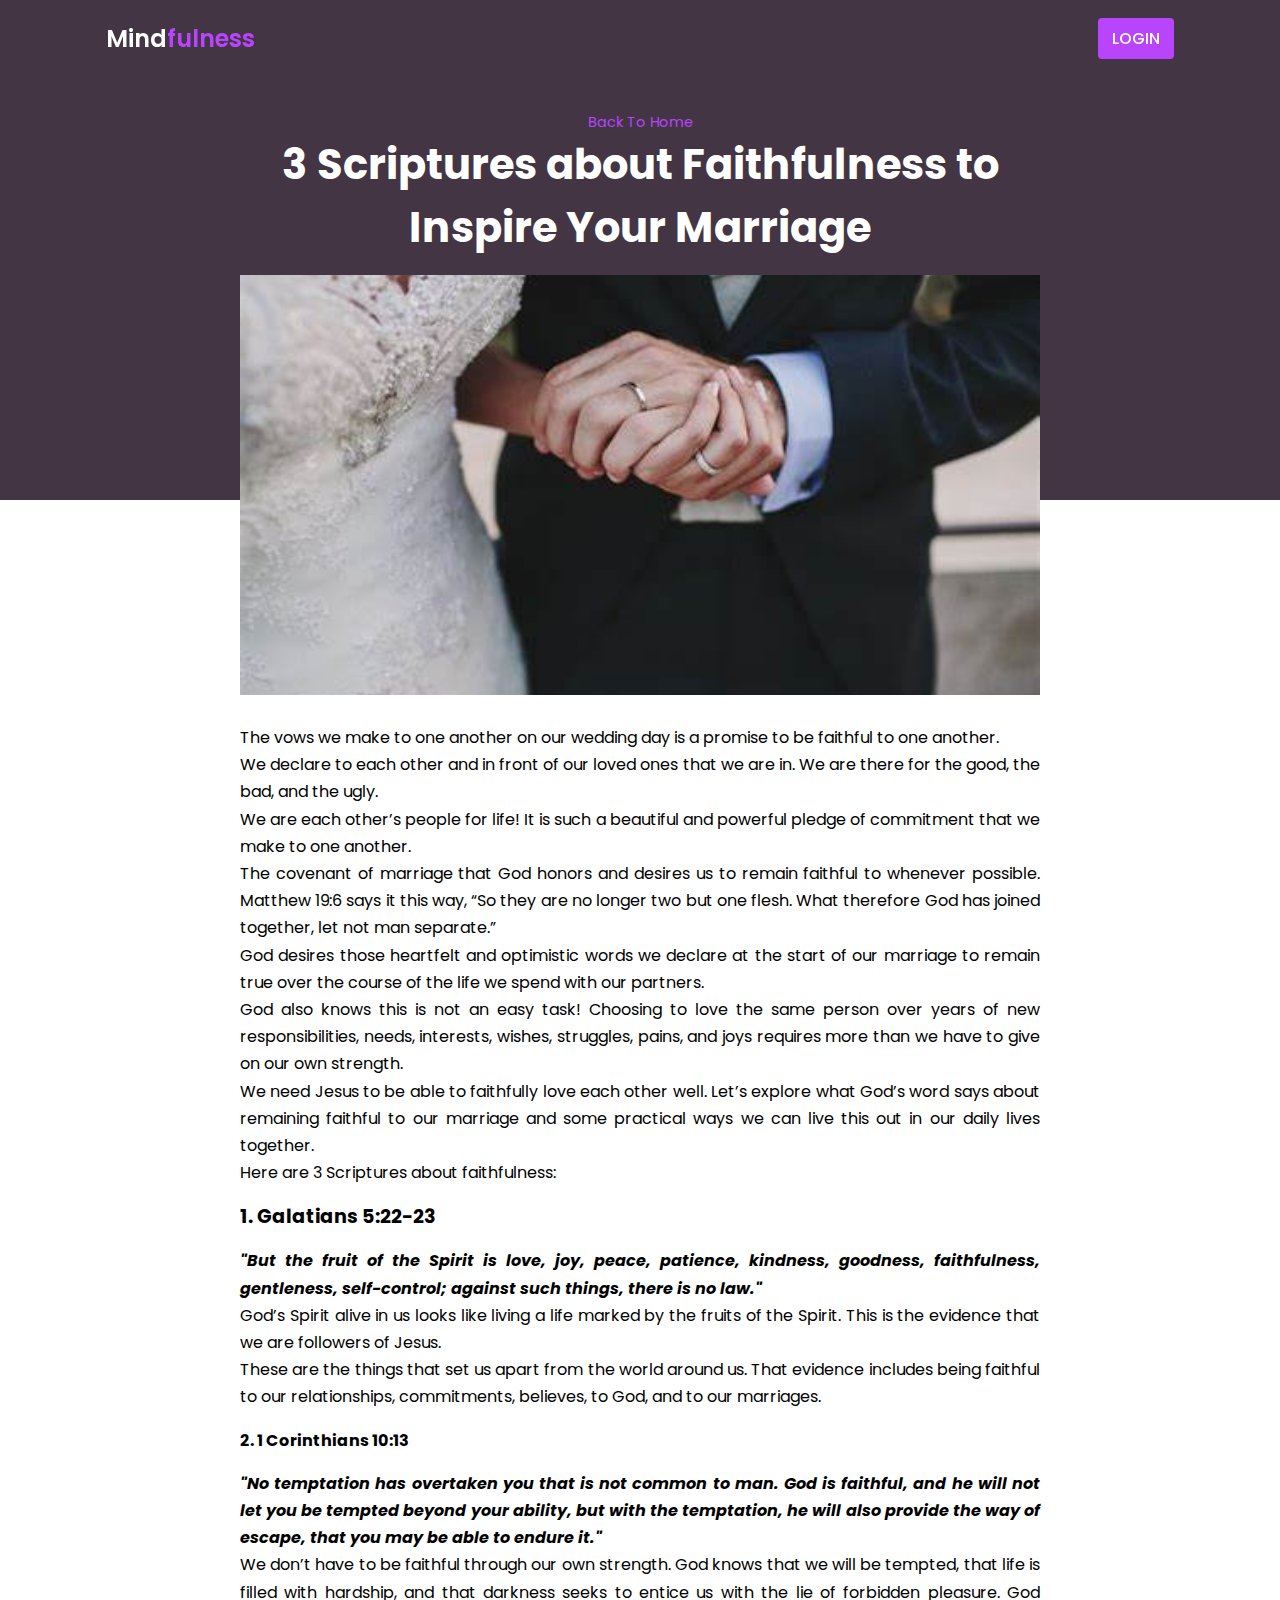
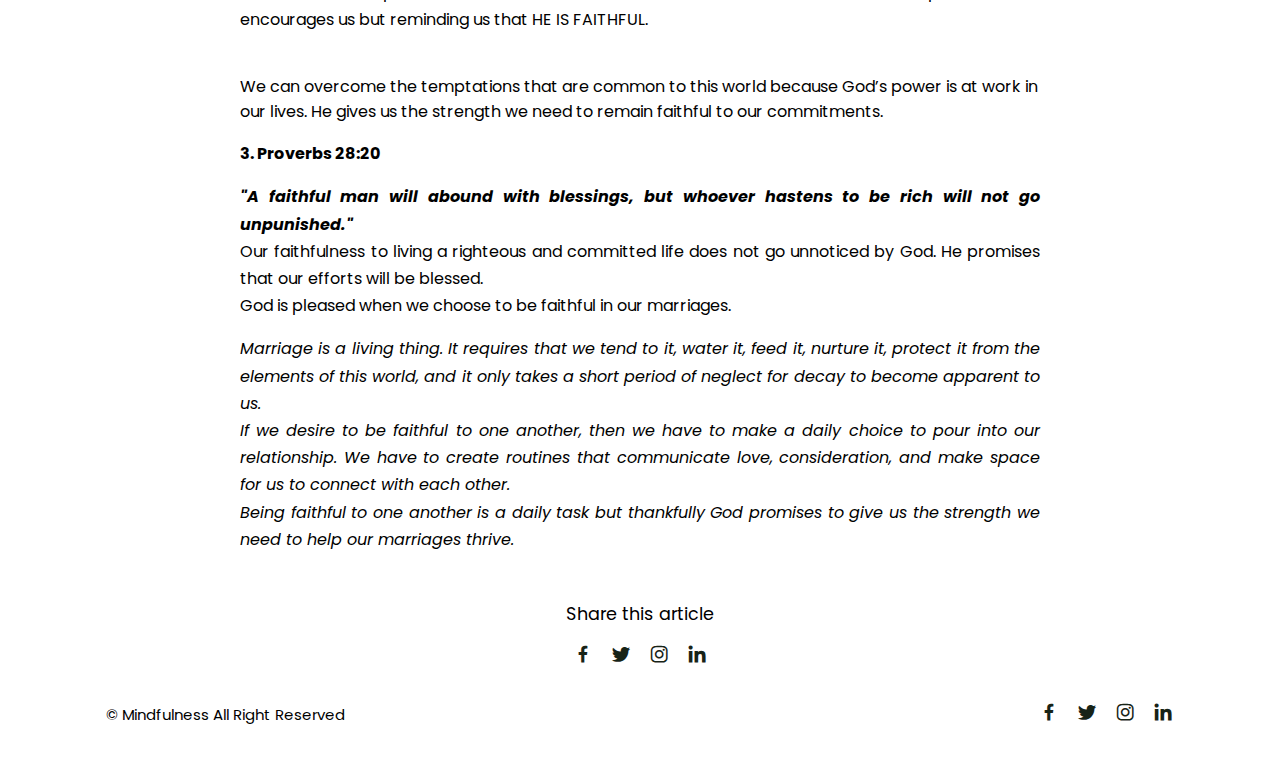
<file: post8.html>
<!DOCTYPE html>
<html lang="en">
<head>
    <meta charset="UTF-8">
    <meta http-equiv="X-UA-Compatible" content="IE=edge">
    <meta name="viewport" content="width=device-width, initial-scale=1.0">
    <title>Post 8</title>
    <!-- Link To CSS -->
    <link rel="stylesheet" href="css/style.css">
    <!-- Box Icons -->
    <link href='https://unpkg.com/boxicons@2.1.4/css/boxicons.min.css' rel='stylesheet'>
</head>
<body>
    <!-- Header -->
    <header>
        <!-- Nav -->
        <div class="nav container">
            <!-- Logo -->
            <a href="index.html" class="logo">Mind<span>fulness</span></a>
            <!-- Login Btn -->
            <a href="#" class="login">Login</a>
        </div>
    </header>

    <!-- Post Content -->
    <section class="post-header">
        <div class="header-content post-container">
            <!-- Back to home -->
            <a href="index.html" class="back-home">Back To Home</a>
            <!-- Title -->
            <h1 class="header-title">3 Scriptures about Faithfulness to Inspire Your Marriage</h1>
            <!-- Post Image -->
            <img src="img/post8.jpeg" alt="" class="header-img">
        </div>
    </section>
    

    <!-- Posts -->
    <section class="post-content post-container">
        <p class="post-text">The vows we make to one another on our wedding day is a promise to be faithful to one another.
            <br>
            We declare to each other and in front of our loved ones that we are in. We are there for the good, the bad, and the ugly.
            <br>
            We are each other’s people for life! It is such a beautiful and powerful pledge of commitment that we make to one another.
            <br>
            The covenant of marriage that God honors and desires us to remain faithful to whenever possible. Matthew 19:6 says it this way, “So they are no longer two but one flesh. What therefore God has joined together, let not man separate.”
            <br>
            God desires those heartfelt and optimistic words we declare at the start of our marriage to remain true over the course of the life we spend with our partners.
            <br>
            God also knows this is not an easy task! Choosing to love the same person over years of new responsibilities, needs, interests, wishes, struggles, pains, and joys requires more than we have to give on our own strength.
            <br>
            We need Jesus to be able to faithfully love each other well. Let’s explore what God’s word says about remaining faithful to our marriage and some practical ways we can live this out in our daily lives together.
            <br>
            Here are 3 Scriptures about faithfulness:
        </p>
        <h2 class="sub-heading">1. Galatians 5:22-23 </h2>
        <p class="post-text"> <b><i> "But the fruit of the Spirit is love, joy, peace, patience, kindness, goodness, faithfulness, gentleness, self-control; against such things, there is no law."</i></b>
            <br>
            God’s Spirit alive in us looks like living a life marked by the fruits of the Spirit. This is the evidence that we are followers of Jesus.
            <br>
            These are the things that set us apart from the world around us. That evidence includes being faithful to our relationships, commitments, believes, to God, and to our marriages.</p>
        <h2 class="post-text">2. 1 Corinthians 10:13</h2>
        <p class="post-text"><b><i>"No temptation has overtaken you that is not common to man. God is faithful, and he will not let you be tempted beyond your ability, but with the temptation, he will also provide the way of escape, that you may be able to endure it."</i></b>
            <br>
            We don’t have to be faithful through our own strength. God knows that we will be tempted, that life is filled with hardship, and that darkness seeks to entice us with the lie of forbidden pleasure. God encourages us but reminding us that HE IS FAITHFUL.</p>  
            <br>
            We can overcome the temptations that are common to this world because God’s power is at work in our lives. He gives us the strength we need to remain faithful to our commitments. 
        <h2 class="post-text">3. Proverbs 28:20</h2>
        <p class="post-text"><b><i>"A faithful man will abound with blessings, but whoever hastens to be rich will not go unpunished."</i></b>
            <br>
            Our faithfulness to living a righteous and committed life does not go unnoticed by God. He promises that our efforts will be blessed.
            <br>
            God is pleased when we choose to be faithful in our marriages.</p>
        
        <p class="post-text"><i>Marriage is a living thing. It requires that we tend to it, water it, feed it, nurture it, protect it from the elements of this world, and it only takes a short period of neglect for decay to become apparent to us. 
            <br>
            If we desire to be faithful to one another, then we have to make a daily choice to pour into our relationship. We have to create routines that communicate love, consideration, and make space for us to connect with each other.
            <br> 
            Being faithful to one another is a daily task but thankfully God promises to give us the strength we need to help our marriages thrive. </i></p>
    </section>   
     
    <!-- Share -->
    <div class="share post-container">
        <span class="share-title">Share this article</span>
        <div class="social">
            <a href="#"><i class='bx bxl-facebook'></i></a>
            <a href="#"><i class='bx bxl-twitter'></i></a>
            <a href="#"><i class='bx bxl-instagram'></i></a>
            <a href="#"><i class='bx bxl-linkedin'></i></a>
        </div>
    </div>

    <!-- Footer -->
    <div class="footer container">
        <p>&#169; Mindfulness All Right Reserved</p>
        <div class="social">
            <a href="#"><i class='bx bxl-facebook'></i></a>
            <a href="#"><i class='bx bxl-twitter'></i></a>
            <a href="#"><i class='bx bxl-instagram'></i></a>
            <a href="#"><i class='bx bxl-linkedin'></i></a>
        </div>
    </div>
    
    <!-- Jquery link -->
    <script
    src="https://code.jquery.com/jquery-3.6.3.js"
    integrity="sha256-nQLuAZGRRcILA+6dMBOvcRh5Pe310sBpanc6+QBmyVM="
    crossorigin="anonymous"></script>
    <!-- Link To JS -->
    <script src="js/main.js"></script>
</body>
</html>
</file>
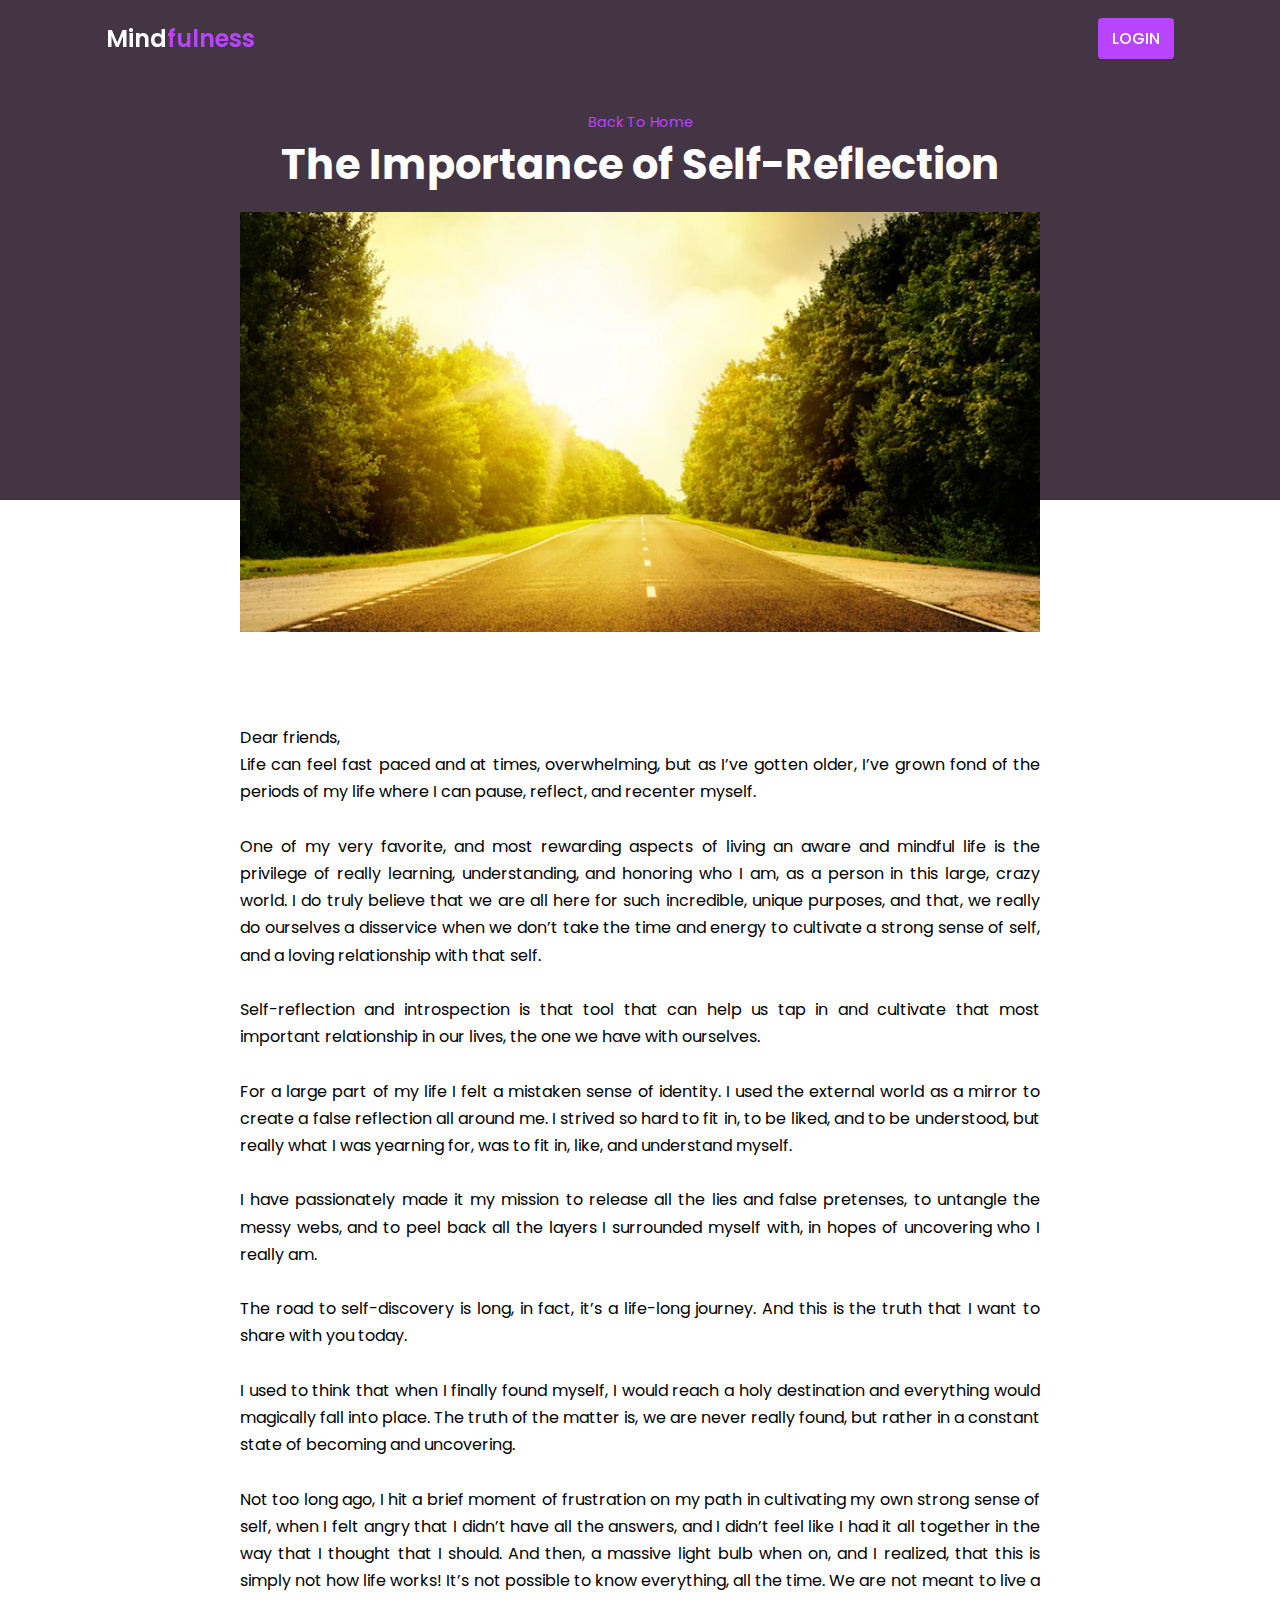
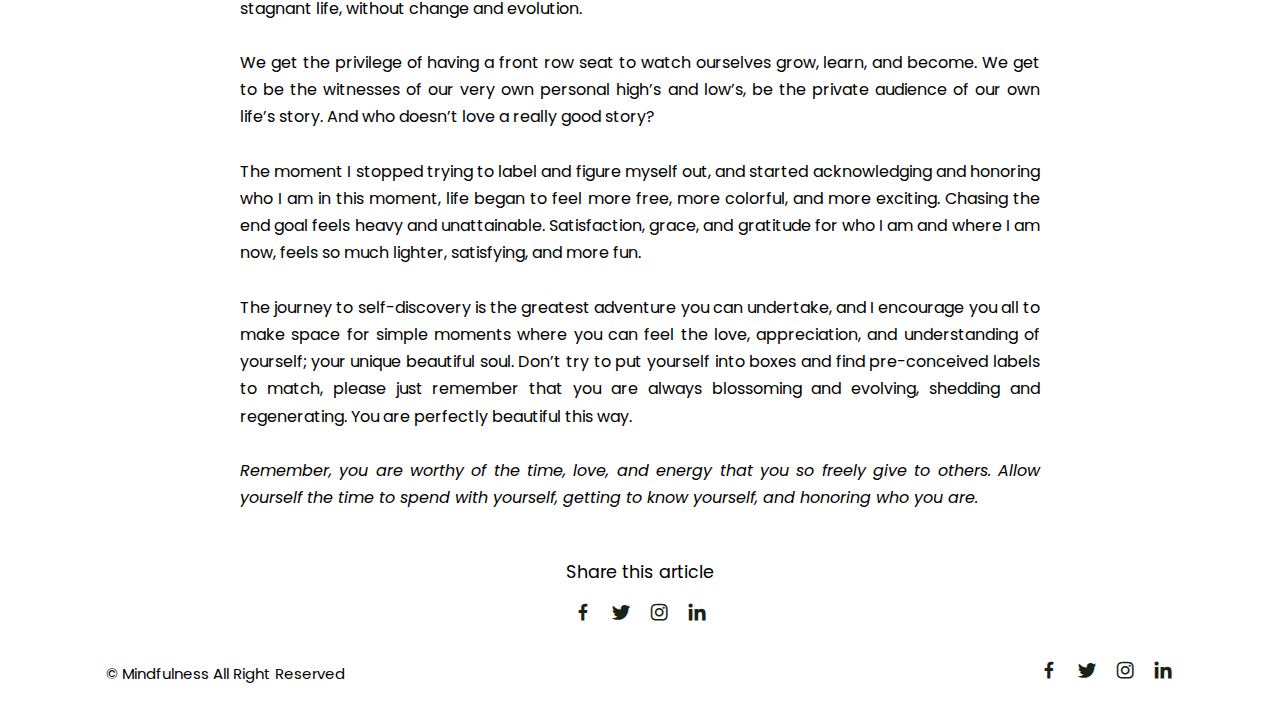
<file: post9.html>
<!DOCTYPE html>
<html lang="en">
<head>
    <meta charset="UTF-8">
    <meta http-equiv="X-UA-Compatible" content="IE=edge">
    <meta name="viewport" content="width=device-width, initial-scale=1.0">
    <title>Post 9</title>
    <!-- Link To CSS -->
    <link rel="stylesheet" href="css/style.css">
    <!-- Box Icons -->
    <link href='https://unpkg.com/boxicons@2.1.4/css/boxicons.min.css' rel='stylesheet'>
</head>
<body>
    <!-- Header -->
    <header>
        <!-- Nav -->
        <div class="nav container">
            <!-- Logo -->
            <a href="index.html" class="logo">Mind<span>fulness</span></a>
            <!-- Login Btn -->
            <a href="#" class="login">Login</a>
        </div>
    </header>

    <!-- Post Content -->
    <section class="post-header">
        <div class="header-content post-container">
            <!-- Back to home -->
            <a href="index.html" class="back-home">Back To Home</a>
            <!-- Title -->
            <h1 class="header-title">The Importance of Self-Reflection</h1>
            <!-- Post Image -->
            <img src="img/post9.webp" alt="" class="header-img">
        </div>
    </section>
    

    <!-- Posts -->
    <section class="post-content post-container">
        <p class="post-text">Dear friends,
            <br>
            Life can feel fast paced and at times, overwhelming, but as I’ve gotten older, I’ve grown fond of the periods of my life where I can pause, reflect, and recenter myself.
            <br><br>
            One of my very favorite, and most rewarding aspects of living an aware and mindful life is the privilege of really learning, understanding, and honoring who I am, as a person in this large, crazy world. I do truly believe that we are all here for such incredible, unique purposes, and that, we really do ourselves a disservice when we don’t take the time and energy to cultivate a strong sense of self, and a loving relationship with that self.
            <br><br>
            Self-reflection and introspection is that tool that can help us tap in and cultivate that most important relationship in our lives, the one we have with ourselves.
            <br><br>
            For a large part of my life I felt a mistaken sense of identity. I used the external world as a mirror to create a false reflection all around me. I strived so hard to fit in, to be liked, and to be understood, but really what I was yearning for, was to fit in, like, and understand myself.
            <br><br>
            I have passionately made it my mission to release all the lies and false pretenses, to untangle the messy webs, and to peel back all the layers I surrounded myself with, in hopes of uncovering who I really am.
            <br><br>
            The road to self-discovery is long, in fact, it’s a life-long journey. And this is the truth that I want to share with you today.
            <br><br>
            I used to think that when I finally found myself, I would reach a holy destination and everything would magically fall into place. The truth of the matter is, we are never really found, but rather in a constant state of becoming and uncovering.
            <br><br>
            Not too long ago, I hit a brief moment of frustration on my path in cultivating my own strong sense of self, when I felt angry that I didn’t have all the answers, and I didn’t feel like I had it all together in the way that I thought that I should. And then, a massive light bulb when on, and I realized, that this is simply not how life works! It’s not possible to know everything, all the time. We are not meant to live a stagnant life, without change and evolution.
            <br><br>
            We get the privilege of having a front row seat to watch ourselves grow, learn, and become. We get to be the witnesses of our very own personal high’s and low’s, be the private audience of our own life’s story. And who doesn’t love a really good story?
            <br><br>
            The moment I stopped trying to label and figure myself out, and started acknowledging and honoring who I am in this moment, life began to feel more free, more colorful, and more exciting. Chasing the end goal feels heavy and unattainable. Satisfaction, grace, and gratitude for who I am and where I am now, feels so much lighter, satisfying, and more fun.
             <br><br>
            The journey to self-discovery is the greatest adventure you can undertake, and I encourage you all to make space for simple moments where you can feel the love, appreciation, and understanding of yourself; your unique beautiful soul. Don’t try to put yourself into boxes and find pre-conceived labels to match, please just remember that you are always blossoming and evolving, shedding and regenerating. You are perfectly beautiful this way.
            <br><br>
            <i>Remember, you are worthy of the time, love, and energy that you so freely give to others. Allow yourself the time to spend with yourself, getting to know yourself, and honoring who you are.</i>
        </p>
        
    </section>   
     
    <!-- Share -->
    <div class="share post-container">
        <span class="share-title">Share this article</span>
        <div class="social">
            <a href="#"><i class='bx bxl-facebook'></i></a>
            <a href="#"><i class='bx bxl-twitter'></i></a>
            <a href="#"><i class='bx bxl-instagram'></i></a>
            <a href="#"><i class='bx bxl-linkedin'></i></a>
        </div>
    </div>

    <!-- Footer -->
    <div class="footer container">
        <p>&#169; Mindfulness All Right Reserved</p>
        <div class="social">
            <a href="#"><i class='bx bxl-facebook'></i></a>
            <a href="#"><i class='bx bxl-twitter'></i></a>
            <a href="#"><i class='bx bxl-instagram'></i></a>
            <a href="#"><i class='bx bxl-linkedin'></i></a>
        </div>
    </div>
    
    <!-- Jquery link -->
    <script
    src="https://code.jquery.com/jquery-3.6.3.js"
    integrity="sha256-nQLuAZGRRcILA+6dMBOvcRh5Pe310sBpanc6+QBmyVM="
    crossorigin="anonymous"></script>
    <!-- Link To JS -->
    <script src="js/main.js"></script>
</body>
</html>
</file>
<file: css/style.css>
/* Google fonts */
@import url('https://fonts.googleapis.com/css2?family=Poppins:wght@400;500;600;700&display=swap');

*{
    font-family: 'Poppins', sans-serif;
    margin: 0;
    padding: 0;
    scroll-behavior: smooth;
    scroll-padding-top: 2rem;
    box-sizing: border-box;
}

/* Variable */
:root{
    --container-color: #433544;
    --second-color: #b944fd;;
    --text-color: #172317;
    --bg-color: #fff;
}
::selection {
    color: var(--bg-color);
    background: var(--second-color);
}
a {
    text-decoration: none;
}
li {
    list-style: none;
}
img {
    width: 100%;
}
section {
    padding: 3rem 0 2rem;
}
.container {
    max-width: 1068px;
    margin: auto;
    width: 100%;
}

/* Header */
header {
    position: fixed;
    top: 0;
    left: 0;
    width: 100%;
    z-index: 200;
}
header.shadow {
    background: var(--bg-color);
    box-shadow: 0 1px 4px hsl(0 4% 14% / 10%);
    transition: 0.4s;
}
header.shadow .logo{
    color: var(--text-color);
}
.nav {
    display: flex;
    align-items: center;
    justify-content: space-between;
    padding: 18px 0;
}
.logo {
    font-size: 1.5rem;
    font-weight: 600;
    color: var(--bg-color);
}
.logo span {
    color: var(--second-color);
}
.login{
    padding: 8px 14px;
    text-transform: uppercase;
    font-weight: 500;
    border-radius: 4px;
    background: var(--second-color);
    color: var(--bg-color);
}
.login:hover{
    background: hsl(280deg 9% 55% / 59%);
    transition: .3s;
}

/* Home */
.home {
    width: 100%;
    min-height: 440px;
    background: var(--container-color);
    display: grid;
    justify-content: center;
    align-items: center;
}
.home-text {
    color: var(--bg-color);
    text-align: center;
}
.home-title {
    font-size: 3.5rem;
}
.home-subtitle {
    font-size: 1rem;
    font-weight: 400;
}

/* Post Filter */
.post-filter {
    display: flex;
    justify-content: center;
    align-items: center;
    column-gap: 1.5rem;
    margin-top: 2rem !important;
}
.filter-item {
    font-size: .9rem;
    font-weight: 500;
    cursor: pointer;
}
.filter-item:hover{
    background: var(--second-color);
    color: var(--bg-color);
    padding: 4px 10px;
    border-radius: 4px;
}
.active-filter {
    background: var(--second-color);
    color: var(--bg-color);
    padding: 4px 10px;
    border-radius: 4px;
}

/* Posts */
.post {
    display: grid;
    grid-template-columns: repeat(auto-fit, minmax(280px, auto));
    justify-content: center;
    gap: 1.5rem;
}
.post-box {
    background: var(--bg-color);
    box-shadow: 0 4px 14px hsl(355deg 25% 15% / 10%);
    padding: 15px;
    border-radius: 0.5rem;
}
.post-img {
    width: 100%;
    height: 200px;
    object-fit: cover;
    object-position: center;
    border-radius: 0.5rem;
}
.category {
    font-size: 0.9rem;
    font-weight: 500;
    text-transform: uppercase;
    color: var(--second-color);
}
.post-title {
    font-size: 1.3.rem;
    font-weight: 600;
    color: var(--text-color);
    /* To Remain Title in 2 lines */
    display: -webkit-box;
    -webkit-line-clamp: 2;
    -webkit-box-orient: vertical;
    overflow: hidden;
}
.post-date {
    display: flex;
    font-size: 0.875rem;
    text-transform: uppercase;
    font-weight: 400;
    margin-top: 4px;
}
.post-description {
    font-size: 0.9rem;
    line-height: 1.5rem;
    margin: 5px 0 10px;
    /* To Remain Title in 2 lines */
    display: -webkit-box;
    -webkit-line-clamp: 3;
    -webkit-box-orient: vertical;
    overflow: hidden;
}
.profile {
    display: flex;
    align-items: center;
    gap: 10px;
}
.profile-img {
    width: 35px;
    height: 35px;
    border-radius: 50%;
    object-fit: cover;
    object-position: center;
    border: 2px solid var(--second-color);
}
.profile-name {
    font-size: 0.82rem;
    font-weight: 500;
}

/* footer */
.footer {
    display: flex;
    justify-content: space-between;
    align-items: center;
    padding: 30px 0;
}
.footer p {
    font-size: 0.938rem;
}
.social {
    display: flex;
    align-items: center;
    column-gap: 1rem;
}
.social .bx {
    font-size: 1.4rem;
    color: var(--text-color);
}
.social .bx:hover{
    color: var(--second-color);
    transition: 0.3s all linear;
}

/* Post Content */
.post-header {
    width: 100%;
    height: 500px;
    background: var(--container-color);
}
.post-container {
    max-width: 800px;
    margin: auto;
    width: 100%;
}
.header-content {
    display: flex;
    flex-direction: column;
    align-items: center;
    margin-top: 4rem !important;
}
.back-home {
    color: var(--second-color);
    font-size: 0.9rem;
}
.header-title {
    width: 90%;
    font-size: 2.6rem;
    color: var(--bg-color);
    text-align: center;
    margin-bottom: 1rem;
}
.header-img {
    width: 100%;
    height: 420px;
    object-fit: cover;
    object-position: center;
}
.post-content {
    margin-top: 10rem !important;
}
.sub-heading {
    font-size: 1.2rem;
}
.post-text {
    font-size: 1rem;
    line-height: 1.7rem;
    margin: 1rem 0;
    text-align: justify;
}

/* Share */
.share {
    display: flex;
    flex-direction: column;
    align-items: center;
    row-gap: 1rem;
}
.share-title {
    font-size: 1.1rem;
}

/* Login */
.container2 {
    height: 100vh;
    width: 100%;
    display: flex;
    align-items: center;
    justify-content: center;
    background-color: #4070f4;
    column-gap: 30px;
}
.form{
    position: absolute;
    max-width: 430px;
    width: 100%;
    padding: 30px;
    border-radius: 6px;
    background: #fff;
}
.form.signup {
    opacity: 0;
    pointer-events: none;
}
.forms.show-signup .form.signup {
    opacity: 1;
    pointer-events: auto;
}
.forms.show-signup .form.login {
    opacity: 0;
    pointer-events: none;
}
h4 {
    font-size: 28px;
    font-weight: 600;
    color: #232836;
    text-align: center;
}
form {
     margin-top: 30px;
}
.form .field {
    position: relative;
    height: 50px;
    width: 100%;
    margin-top: 20px;
    border-radius: 6px;
}
.field input,
.field button {
    height: 100%;
    width: 100%;
    border: none;
    font-size: 16px;
    font-weight: 400;
    border-radius: 6px;
}
.field input {
    outline: none;
    padding: 0 15px;
    border: 1px solid #CACACA;
}
.field input:focus {
    border-bottom-width: 2px;
}
.eye-icon {
    position: absolute;
    top: 50%;
    right: 10px;
    transform: translateY(-50%);
    font-size: 18px;
    color: #8b8b8b;
    cursor: pointer;
    padding: 5px;
}
.field button {
    color: #fff;
    background-color: #0171d3;
    transition: all 0.3s ease;
    cursor: pointer;
}
.field button:hover {
    background-color: #016dcb;
}
.form-link {
    text-align: center;
    margin-top: 10px;
}
.form-link span, 
.form-link a {
    font-size: 14px;
    font-weight: 400;
    color: #232836;
}
.form a {
    color: #0171d3;
    text-decoration: none;
}
.form-content a:hover {
    text-decoration: underline;
}
.line {
    position: relative;
    height: 1px;
    width: 100%;
    margin: 36px 0;
    background-color: #d4d4d4;
}
.line::before {
    content: 'or';
    position: absolute;
    top: 50%;
    right: 40%;
    transform: translate(-50%, -50%);
    background-color: #fff;
    color: #8b8b8b;
    padding: 0 15px;
}
.media-options a {
    display: flex;
    align-items: center;
    justify-content: center;
}
a.facebook {
    color: #fff;
    background-color: #4267b2;
}
a.facebook .facebook-icon {
    height: 28px;
    width: 28px;
    color: #0171d3;
    font-size: 20px;
    border-radius: 50%;
    display: flex;
    align-items: center;
    justify-content: center;
    background-color: #fff;
}
.facebook-icon,
img.google-img {
    position: absolute;
    top: 50%;
    left: 15px;
    transform: translateY(-50%);
}
img.google-img {
    height: 20px;
    width: 20px;
    object-fit: cover;
}
a.google {
    border: 1px solid #CACACA;
}
a.google span {
    font-weight: 500;
    opacity: 0.6;
    color: #232836;
}

/* login 2 */
.overlay {
    width: 100%;
    position: absolute;
    top: 0%;
    background: rgba(0, 0, 0, 0.5);
    height: 100vh;
    z-index: -1;
    opacity: 0;
    transition: 1s;
}
.showoverlay {
    opacity: 1;
    z-index: 1;
}
.loginform {
    width: 350px;
    padding: 50px 20px;
    background-color: white;
    position: absolute;
    transition: 2s;
    left: 50%;
    top: -50%;
    z-index: 9;
    box-shadow: 0px 0px 10px 3px #ccc;
    transform: translate(-50%, -50%);
}
.showloginform {
    top: 50%;
}
.loginform input {
    width: 100%;
    margin-bottom: 15px;
    height: 45px;
}
 .loginform .eye-icon {
    top: 50%;
    right: 25px;
}
.loginform .field button {
    padding: 10px;
}
.loginform form {
    margin-top: 0;
}
.loginform span {
    position: absolute;
    right: 0px;
    width: 30px;
    height: 30px;
    color: white;
    line-height: 30px;
    cursor: pointer;
    background-color: green;
    text-align: center;
    top: 0px;
}
.loginform span:hover {
    background-color: red;
}

/* Responsive */
@media (max-width: 1060px) {
    .container {
        margin: 0 auto;
        width: 95%;
    }
    .home-text {
        width: 100%;
    }
}

@media (max-width: 800px) {
    .nav {
        padding: 14px 0;
    }
    .post-container {
        margin: 0 auto;
        width: 95%;
    }
}

@media (max-width: 768px) {
    .nav {
        padding: 10px 0;
    }
    section {
        padding: 2rem 0;
    }
    .header-content {
        margin-top: 3rem !important;
    }
    .home {
        min-height: 380px;
    }
    .home-title {
        font-size: 3rem;
    }
    .header-title {
        font-size: 2rem;
    }
    .header-img {
        height: 370px;
    }
    .post-header {
        height: 435px;
    }
    .post-content {
        margin-top: 9rem !important;
    }
}

@media (max-width: 570px) {
    .post-header {
        height: 390px;
    }
    .header-title {
        width: 100%;
    }
    .header-img {
        height: 340px;
    }
    .footer {
        flex-direction: column;
        row-gap: 1rem;
        padding: 20px 0;
        text-align: center;
    }
    .login {
        padding: 6px 12px
    }
}

@media (max-width: 396px) {
    .home-title {
        font-size: 2rem;
    }
    .home-subtitle {
        font-size: 0.9rem;
    }
    .home {
        min-height: 300px;
    }
    .post-box {
        padding: 10px;
    }
    .header-title {
        font-size: 1.4rem;
    }
    .header-img {
        height: 240px;
    }
    .post-header {
        height: 335px;
    }
    .post-content {
        margin-top: 5rem !important;
    }
    .post-text {
        font-size: 0.875rem;
        line-height: 1.5rem;
        margin: 10px 0;
    }
    .login {
        padding: 5px 10px;
    }
    .filter-item {
        font-size: 0.8rem
    }
}

@media screen and (max-width: 400px) {
    .form {
        padding: 15px 10px;
    }
}
</file>
